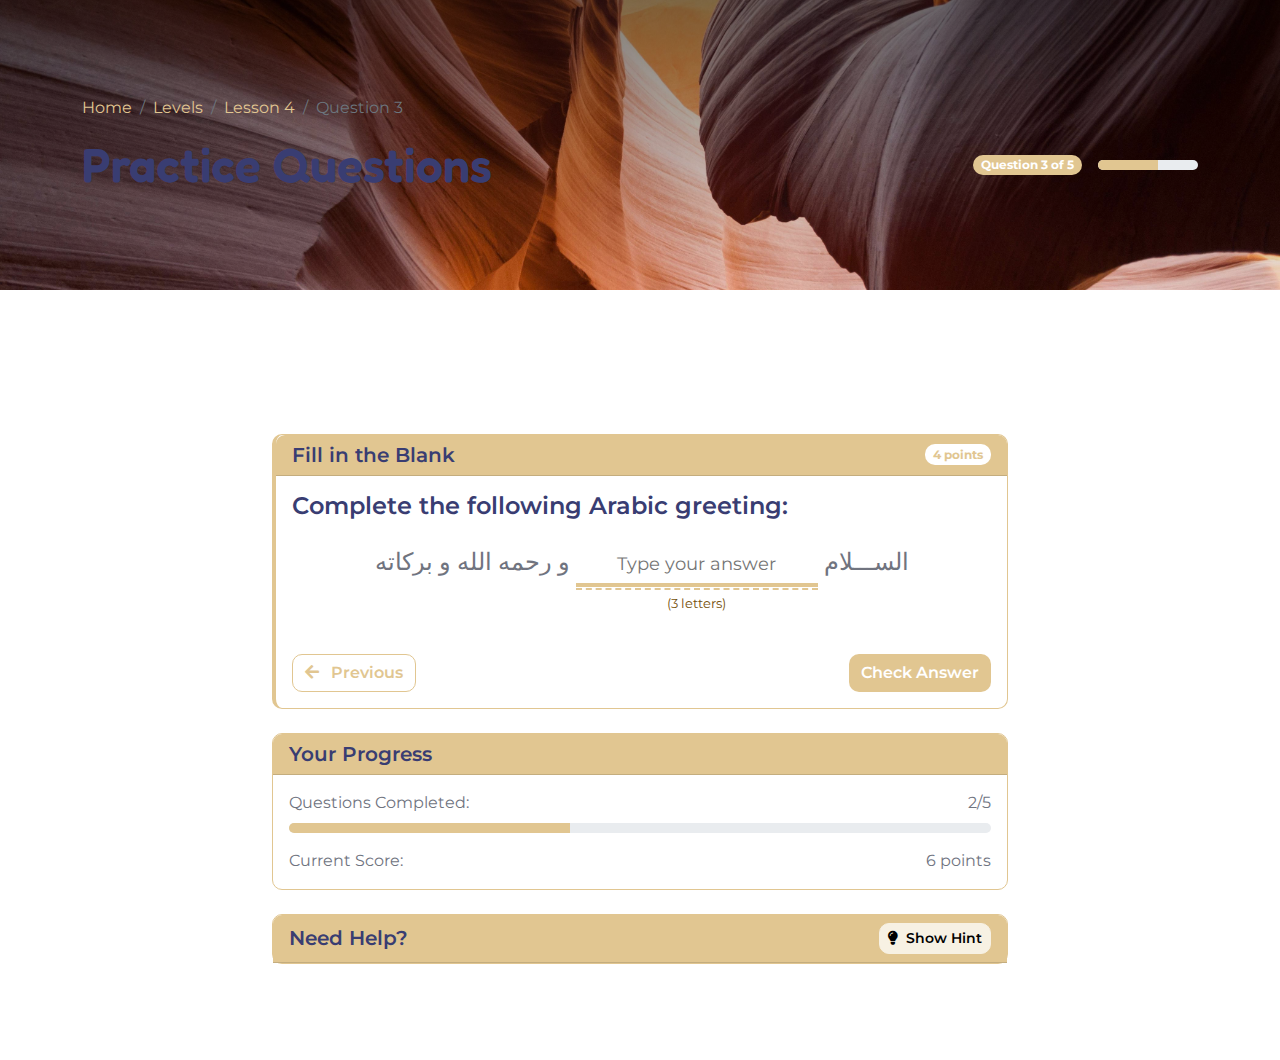
<file: continue.html>
<!DOCTYPE html>
<html lang="en">

<head>
    <meta charset="utf-8">
    <title>Horof - Fill in the Blank</title>
    <!-- All the same head content as previous pages -->
    <meta content="width=device-width, initial-scale=1.0" name="viewport">
    <meta content="" name="keywords">
    <meta content="" name="description">

    <!-- Google Web Fonts -->
    <link rel="preconnect" href="https://fonts.googleapis.com">
    <link rel="preconnect" href="https://fonts.gstatic.com" crossorigin>
    <link href="https://fonts.googleapis.com/css2?family=Fredoka:wght@600;700&family=Montserrat:wght@200;400;600&display=swap" rel="stylesheet"> 

    <!-- Icon Font Stylesheet -->
    <link rel="stylesheet" href="https://use.fontawesome.com/releases/v5.15.4/css/all.css"/>
    <link href="https://cdn.jsdelivr.net/npm/bootstrap-icons@1.4.1/font/bootstrap-icons.css" rel="stylesheet">

    <!-- Libraries Stylesheet -->
    <link href="lib/animate/animate.min.css" rel="stylesheet">
    <link href="lib/lightbox/css/lightbox.min.css" rel="stylesheet">
    <link href="lib/owlcarousel/assets/owl.carousel.min.css" rel="stylesheet">

    <!-- Customized Bootstrap Stylesheet -->
    <link href="css/bootstrap.min.css" rel="stylesheet">

    <!-- Template Stylesheet -->
    <link href="css/style.css" rel="stylesheet">
    
    <style>
        .question-card {
            border-left: 4px solid var(--bs-primary);
            transition: all 0.3s;
        }
        .blank-space {
            border-bottom: 2px dashed var(--bs-primary);
            display: inline-block;
            min-width: 150px;
            position: relative;
            padding-bottom: 3px;
        }
        .blank-input {
            border: none;
            border-bottom: 2px solid var(--bs-primary);
            background: transparent;
            width: 100%;
            text-align: center;
            font-size: 1.1rem;
            padding: 5px 0;
        }
        .blank-input:focus {
            outline: none;
            border-bottom-color: var(--bs-primary);
            box-shadow: 0 2px 0 0 var(--bs-primary);
        }
        .answer-feedback {
            opacity: 0;
            max-height: 0;
            overflow: hidden;
            transition: all 0.3s ease;
        }
        .answer-feedback.show {
            opacity: 1;
            max-height: 200px;
        }
        .feedback-correct {
            border-left: 4px solid var(--bs-success);
        }
        .feedback-incorrect {
            border-left: 4px solid var(--bs-danger);
        }
        .character-hint {
            position: absolute;
            bottom: -25px;
            left: 0;
            right: 0;
            text-align: center;
            font-size: 0.8rem;
            color: var(--bs-secondary);
        }
    </style>
</head>

<body>
    <!-- Spinner and Navbar (same as previous pages) -->

    <!-- Question Header -->
    <div class="container-fluid py-5 mb-5 page-header bg-light wow fadeIn" data-wow-delay="0.1s">
        <div class="container py-5">
            <div class="row">
                <div class="col-12">
                    <nav aria-label="breadcrumb">
                        <ol class="breadcrumb mb-0">
                            <li class="breadcrumb-item"><a href="index.html">Home</a></li>
                            <li class="breadcrumb-item"><a href="levels.html">Levels</a></li>
                            <li class="breadcrumb-item"><a href="lesson.html">Lesson 4</a></li>
                            <li class="breadcrumb-item active" aria-current="page">Question 3</li>
                        </ol>
                    </nav>
                    <div class="d-flex align-items-center justify-content-between mt-3">
                        <h1 class="display-5 text-dark mb-0 animated slideInDown">Practice Questions</h1>
                        <div class="d-flex align-items-center">
                            <span class="badge bg-primary rounded-pill me-3">Question 3 of 5</span>
                            <div class="progress" style="width: 100px; height: 10px;">
                                <div class="progress-bar bg-primary" role="progressbar" style="width: 60%;"></div>
                            </div>
                        </div>
                    </div>
                </div>
            </div>
        </div>
    </div>

    <!-- Question Content -->
    <div class="container-fluid py-5">
        <div class="container py-5">
            <div class="row justify-content-center">
                <div class="col-lg-8 wow fadeIn" data-wow-delay="0.3s">
                    <!-- Question Card -->
                    <div class="question-card card border-primary mb-4">
                        <div class="card-header bg-primary text-white d-flex justify-content-between align-items-center">
                            <h5 class="mb-0">Fill in the Blank</h5>
                            <span class="badge bg-white text-primary">4 points</span>
                        </div>
                        <div class="card-body">
                            <h4 class="mb-4">Complete the following Arabic greeting:</h4>
                            
                            <!-- Question Text with Blank -->
                            <div class="text-center mb-5" style="font-size: 1.5rem;">
                                <span>الســـلام </span>
                                <span class="blank-space">
                                    <input type="text" class="blank-input" id="userAnswer" placeholder="Type your answer">
                                    <div class="character-hint">(3 letters)</div>
                                </span>
                                <span>و رحمه الله و بركاته</span>
                            </div>
                            
                            <!-- Answer Feedback -->
                            <div id="feedback" class="answer-feedback">
                                <div class="alert feedback-correct alert-success d-flex align-items-center">
                                    <i class="fas fa-check-circle fa-2x me-3"></i>
                                    <div>
                                        <h5 class="alert-heading">Correct Answer!</h5>
                                        <p class="mb-0">The complete greeting is "السلام عليكم" (Peace be upon you).</p>
                                    </div>
                                </div>
                                <div class="alert feedback-incorrect alert-danger d-flex align-items-center">
                                    <i class="fas fa-times-circle fa-2x me-3"></i>
                                    <div>
                                        <h5 class="alert-heading">Incorrect Answer</h5>
                                        <p class="mb-0">The correct answer is "عليكم". The complete greeting is "السلام عليكم" (Peace be upon you).</p>
                                    </div>
                                </div>
                            </div>
                            
                            <!-- Navigation Buttons -->
                            <div class="d-flex justify-content-between pt-3">
                                <button class="btn btn-outline-primary" onclick="previousQuestion()">
                                    <i class="fas fa-arrow-left me-2"></i> Previous
                                </button>
                                <button id="submitBtn" class="btn btn-primary" onclick="checkAnswer()">
                                    Check Answer
                                </button>
                                <button id="nextBtn" class="btn btn-primary d-none" onclick="nextQuestion()">
                                    Next Question <i class="fas fa-arrow-right ms-2"></i>
                                </button>
                            </div>
                        </div>
                    </div>
                    
                    <!-- Lesson Progress -->
                    <div class="card border-primary">
                        <div class="card-header bg-primary text-white">
                            <h5 class="mb-0">Your Progress</h5>
                        </div>
                        <div class="card-body">
                            <div class="d-flex justify-content-between mb-2">
                                <span>Questions Completed:</span>
                                <span>2/5</span>
                            </div>
                            <div class="progress mb-3" style="height: 10px;">
                                <div class="progress-bar bg-primary" role="progressbar" style="width: 40%;"></div>
                            </div>
                            <div class="d-flex justify-content-between">
                                <span>Current Score:</span>
                                <span>6 points</span>
                            </div>
                        </div>
                    </div>
                    
                    <!-- Hint Section -->
                    <div class="card border-primary mt-4">
                        <div class="card-header bg-primary text-white d-flex justify-content-between align-items-center">
                            <h5 class="mb-0">Need Help?</h5>
                            <button class="btn btn-sm btn-light" onclick="toggleHint()">
                                <i class="fas fa-lightbulb me-1"></i> Show Hint
                            </button>
                        </div>
                        <div id="hintContent" class="card-body d-none">
                            <p>This is a common Arabic greeting used when meeting someone. It literally means "Peace be upon you".</p>
                            <p class="mb-0">The missing word starts with the letter "ع" (ayn).</p>
                        </div>
                    </div>
                </div>
            </div>
        </div>
    </div>

    <!-- Footer (same as previous pages) -->

    <script>
        const correctAnswer = "عليكم"; // The correct answer for this question
        
        function checkAnswer() {
            const userAnswer = document.getElementById('userAnswer').value.trim();
            const feedback = document.getElementById('feedback');
            
            // Show feedback
            feedback.classList.add('show');
            
            if (userAnswer.toLowerCase() === correctAnswer.toLowerCase()) {
                // Correct answer
                feedback.querySelector('.feedback-correct').classList.remove('d-none');
                feedback.querySelector('.feedback-incorrect').classList.add('d-none');
            } else {
                // Incorrect answer
                feedback.querySelector('.feedback-correct').classList.add('d-none');
                feedback.querySelector('.feedback-incorrect').classList.remove('d-none');
            }
            
            // Disable input and submit button
            document.getElementById('userAnswer').readOnly = true;
            document.getElementById('submitBtn').classList.add('d-none');
            document.getElementById('nextBtn').classList.remove('d-none');
        }
        
        function toggleHint() {
            const hintContent = document.getElementById('hintContent');
            hintContent.classList.toggle('d-none');
        }
        
        function previousQuestion() {
            // In a real implementation, this would load the previous question
            alert('Loading previous question...');
        }
        
        function nextQuestion() {
            // In a real implementation, this would load the next question
            window.location.href = "voice.html";
        }
        
        // Auto-focus the input field when page loads
        document.addEventListener('DOMContentLoaded', function() {
            document.getElementById('userAnswer').focus();
        });
    </script>
</body>
</html>
</file>
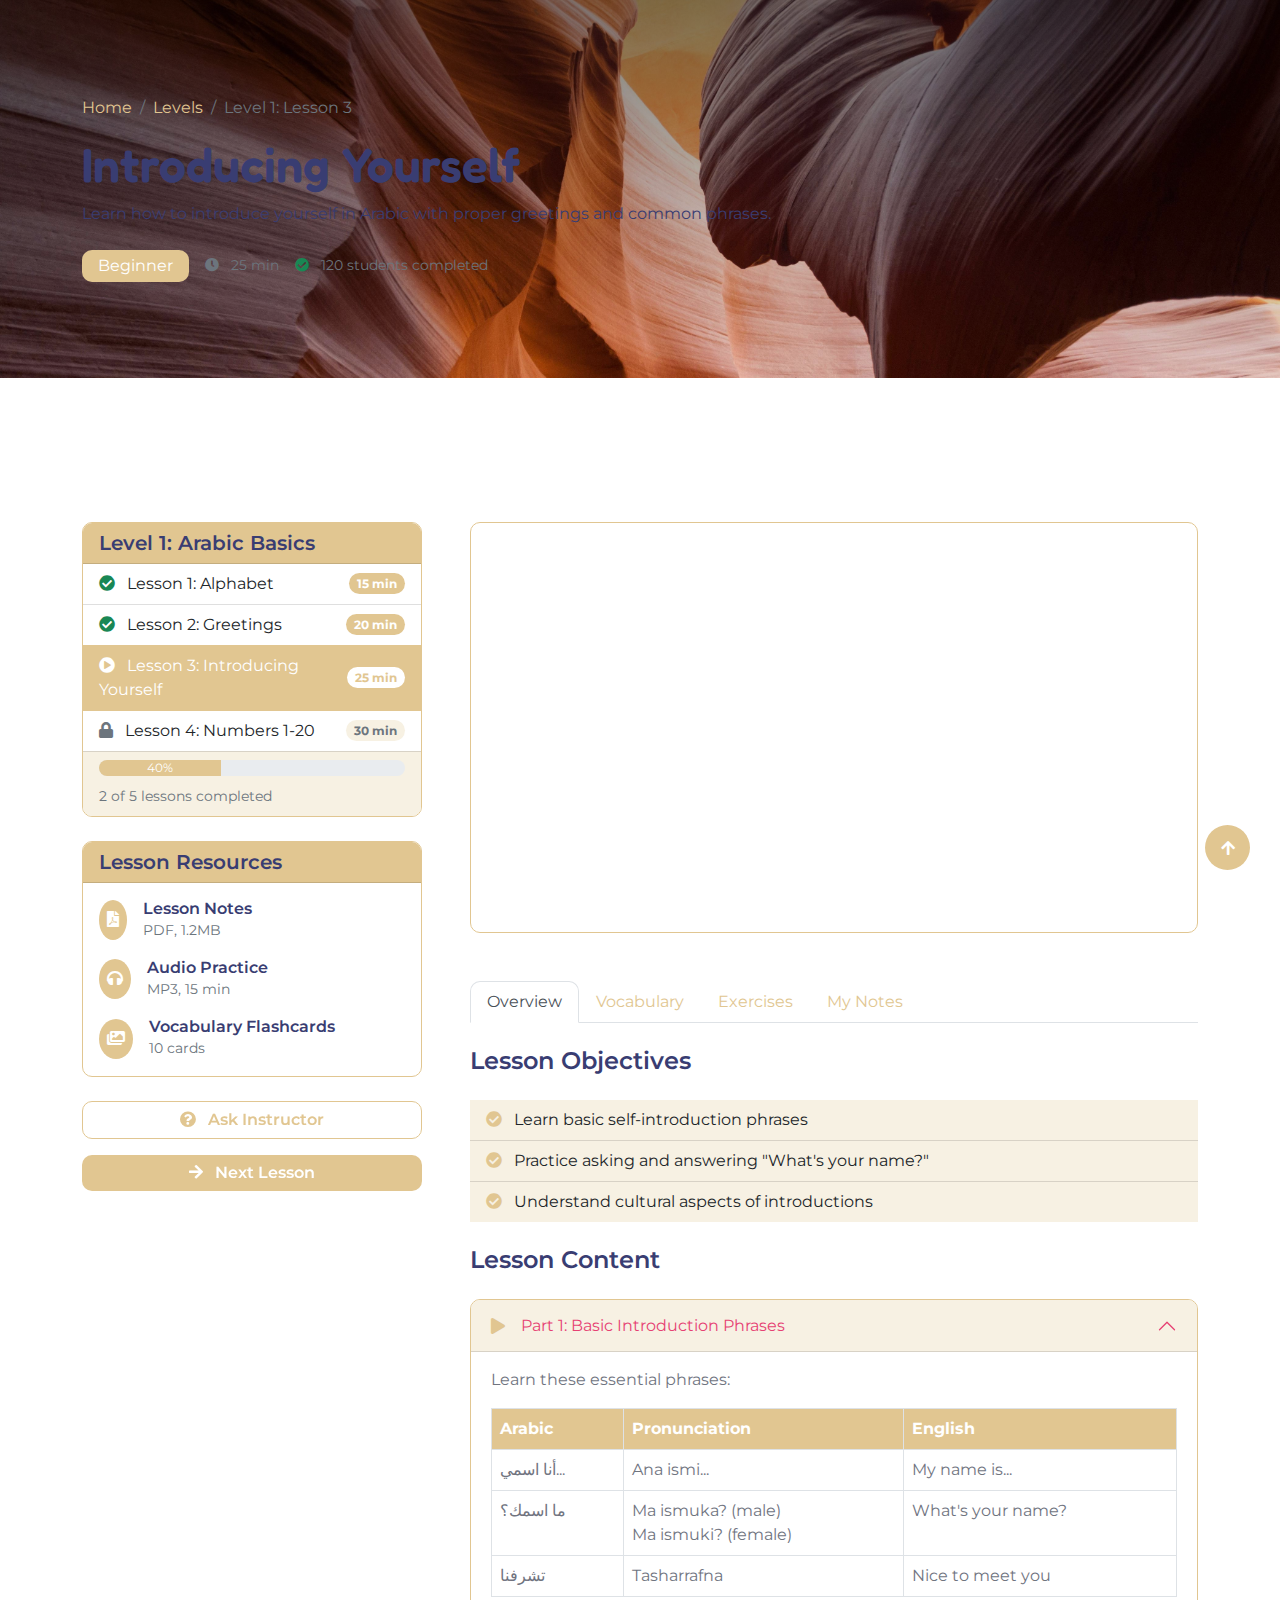
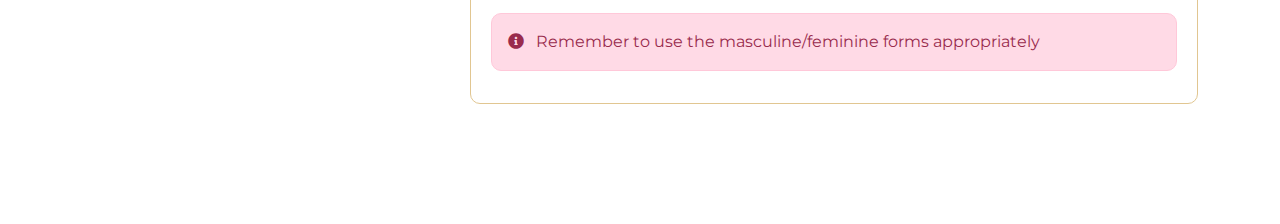
<file: lesson.html>
<!DOCTYPE html>
<html lang="en">

<head>
    <meta charset="utf-8">
    <title>Horof - Arabic Lessons</title>
    <meta content="width=device-width, initial-scale=1.0" name="viewport">
    <meta content="" name="keywords">
    <meta content="" name="description">

    <!-- Google Web Fonts -->
    <link rel="preconnect" href="https://fonts.googleapis.com">
    <link rel="preconnect" href="https://fonts.gstatic.com" crossorigin>
    <link href="https://fonts.googleapis.com/css2?family=Fredoka:wght@600;700&family=Montserrat:wght@200;400;600&display=swap" rel="stylesheet"> 

    <!-- Icon Font Stylesheet -->
    <link rel="stylesheet" href="https://use.fontawesome.com/releases/v5.15.4/css/all.css"/>
    <link href="https://cdn.jsdelivr.net/npm/bootstrap-icons@1.4.1/font/bootstrap-icons.css" rel="stylesheet">

    <!-- Libraries Stylesheet -->
    <link href="lib/animate/animate.min.css" rel="stylesheet">
    <link href="lib/lightbox/css/lightbox.min.css" rel="stylesheet">
    <link href="lib/owlcarousel/assets/owl.carousel.min.css" rel="stylesheet">

    <!-- Customized Bootstrap Stylesheet -->
    <link href="css/bootstrap.min.css" rel="stylesheet">

    <!-- Template Stylesheet -->
    <link href="css/style.css" rel="stylesheet">

    <style>
        .lesson-sidebar {
            position: sticky;
            top: 100px;
        }
        .video-container {
            position: relative;
            padding-bottom: 56.25%;
            height: 0;
            overflow: hidden;
        }
        .video-container iframe {
            position: absolute;
            top: 0;
            left: 0;
            width: 100%;
            height: 100%;
        }
        .lesson-tab {
            transition: all 0.3s;
        }
        .lesson-tab:hover {
            transform: translateX(5px);
        }
        .exercise-card {
            border-left: 4px solid var(--bs-primary);
        }
    </style>
</head>

<body>
    <!-- Spinner Start -->
    <div id="spinner" class="show w-100 vh-100 bg-white position-fixed translate-middle top-50 start-50  d-flex align-items-center justify-content-center">
        <div class="spinner-grow text-primary" role="status"></div>
    </div>
    <!-- Spinner End -->

    <!-- Navbar Start -->
    <!-- (Same navbar as previous pages) -->
    <!-- Navbar End -->

    <!-- Lesson Header Start -->
    <div class="container-fluid py-5 mb-5 page-header bg-light wow fadeIn" data-wow-delay="0.1s">
        <div class="container py-5">
            <div class="row">
                <div class="col-12">
                    <nav aria-label="breadcrumb">
                        <ol class="breadcrumb mb-0">
                            <li class="breadcrumb-item"><a href="index.html">Home</a></li>
                            <li class="breadcrumb-item"><a href="levels.html">Levels</a></li>
                            <li class="breadcrumb-item active" aria-current="page">Level 1: Lesson 3</li>
                        </ol>
                    </nav>
                    <h1 class="display-5 text-dark mt-3 animated slideInDown">Introducing Yourself</h1>
                    <p class="text-dark mb-4">Learn how to introduce yourself in Arabic with proper greetings and common phrases.</p>
                    <div class="d-flex align-items-center">
                        <span class="bg-primary text-white px-3 py-1 rounded me-3">Beginner</span>
                        <small class="text-muted me-3"><i class="fas fa-clock me-2"></i> 25 min</small>
                        <small class="text-muted"><i class="fas fa-check-circle me-2 text-success"></i> 120 students completed</small>
                    </div>
                </div>
            </div>
        </div>
    </div>
    <!-- Lesson Header End -->

    <!-- Lesson Content Start -->
    <div class="container-fluid py-5">
        <div class="container py-5">
            <div class="row g-5">
                <!-- Lesson Sidebar -->
                <div class="col-lg-4 col-md-5 wow fadeIn" data-wow-delay="0.1s">
                    <div class="lesson-sidebar">
                        <div class="card border-primary mb-4">
                            <div class="card-header bg-primary text-white">
                                <h5 class="mb-0">Level 1: Arabic Basics</h5>
                            </div>
                            <div class="card-body p-0">
                                <div class="list-group list-group-flush">
                                    <a href="#" class="list-group-item list-group-item-action d-flex justify-content-between align-items-center">
                                        <span><i class="fas fa-check-circle text-success me-2"></i> Lesson 1: Alphabet</span>
                                        <span class="badge bg-primary rounded-pill">15 min</span>
                                    </a>
                                    <a href="#" class="list-group-item list-group-item-action d-flex justify-content-between align-items-center">
                                        <span><i class="fas fa-check-circle text-success me-2"></i> Lesson 2: Greetings</span>
                                        <span class="badge bg-primary rounded-pill">20 min</span>
                                    </a>
                                    <a href="#" class="list-group-item list-group-item-action active d-flex justify-content-between align-items-center bg-primary text-white">
                                        <span><i class="fas fa-play-circle me-2"></i> Lesson 3: Introducing Yourself</span>
                                        <span class="badge bg-white text-primary rounded-pill">25 min</span>
                                    </a>
                                    <a href="#" class="list-group-item list-group-item-action d-flex justify-content-between align-items-center">
                                        <span><i class="fas fa-lock text-muted me-2"></i> Lesson 4: Numbers 1-20</span>
                                        <span class="badge bg-light text-muted rounded-pill">30 min</span>
                                    </a>
                                    <!-- More lessons... -->
                                </div>
                            </div>
                            <div class="card-footer bg-light">
                                <div class="progress mb-2">
                                    <div class="progress-bar bg-primary" role="progressbar" style="width: 40%;" aria-valuenow="40" aria-valuemin="0" aria-valuemax="100">40%</div>
                                </div>
                                <small class="text-muted">2 of 5 lessons completed</small>
                            </div>
                        </div>

                        <div class="card border-primary mb-4">
                            <div class="card-header bg-primary text-white">
                                <h5 class="mb-0">Lesson Resources</h5>
                            </div>
                            <div class="card-body">
                                <a href="#" class="d-flex align-items-center mb-3 lesson-tab">
                                    <div class="bg-primary text-white rounded-circle p-2 me-3">
                                        <i class="fas fa-file-pdf"></i>
                                    </div>
                                    <div>
                                        <h6 class="mb-0">Lesson Notes</h6>
                                        <small class="text-muted">PDF, 1.2MB</small>
                                    </div>
                                </a>
                                <a href="#" class="d-flex align-items-center mb-3 lesson-tab">
                                    <div class="bg-primary text-white rounded-circle p-2 me-3">
                                        <i class="fas fa-headphones"></i>
                                    </div>
                                    <div>
                                        <h6 class="mb-0">Audio Practice</h6>
                                        <small class="text-muted">MP3, 15 min</small>
                                    </div>
                                </a>
                                <a href="#" class="d-flex align-items-center lesson-tab">
                                    <div class="bg-primary text-white rounded-circle p-2 me-3">
                                        <i class="fas fa-images"></i>
                                    </div>
                                    <div>
                                        <h6 class="mb-0">Vocabulary Flashcards</h6>
                                        <small class="text-muted">10 cards</small>
                                    </div>
                                </a>
                            </div>
                        </div>

                        <div class="text-center">
                            <a href="#" class="btn btn-outline-primary w-100 mb-3">
                                <i class="fas fa-question-circle me-2"></i> Ask Instructor
                            </a>
                            <a href="#" class="btn btn-primary w-100">
                                <i class="fas fa-arrow-right me-2"></i> Next Lesson
                            </a>
                        </div>
                    </div>
                </div>

                <!-- Main Lesson Content -->
                <div class="col-lg-8 col-md-7 wow fadeIn" data-wow-delay="0.3s">
                    <!-- Video Player -->
                    <div class="video-container mb-5 border border-primary rounded overflow-hidden">
                        <!-- Replace with your actual video embed code -->
                        <iframe src="https://www.youtube.com/embed/example" frameborder="0" allowfullscreen></iframe>
                    </div>

                    <!-- Lesson Tabs -->
                    <ul class="nav nav-tabs mb-4" id="lessonTabs" role="tablist">
                        <li class="nav-item" role="presentation">
                            <button class="nav-link active" id="overview-tab" data-bs-toggle="tab" data-bs-target="#overview" type="button" role="tab">Overview</button>
                        </li>
                        <li class="nav-item" role="presentation">
                            <button class="nav-link" id="vocabulary-tab" data-bs-toggle="tab" data-bs-target="#vocabulary" type="button" role="tab">Vocabulary</button>
                        </li>
                        <li class="nav-item" role="presentation">
                            <button class="nav-link" id="exercises-tab" data-bs-toggle="tab" data-bs-target="#exercises" type="button" role="tab">Exercises</button>
                        </li>
                        <li class="nav-item" role="presentation">
                            <button class="nav-link" id="notes-tab" data-bs-toggle="tab" data-bs-target="#notes" type="button" role="tab">My Notes</button>
                        </li>
                    </ul>

                    <div class="tab-content" id="lessonTabContent">
                        <!-- Overview Tab -->
                        <div class="tab-pane fade show active" id="overview" role="tabpanel">
                            <h4 class="mb-4">Lesson Objectives</h4>
                            <ul class="list-group list-group-flush mb-4">
                                <li class="list-group-item bg-light"><i class="fas fa-check-circle text-primary me-2"></i> Learn basic self-introduction phrases</li>
                                <li class="list-group-item bg-light"><i class="fas fa-check-circle text-primary me-2"></i> Practice asking and answering "What's your name?"</li>
                                <li class="list-group-item bg-light"><i class="fas fa-check-circle text-primary me-2"></i> Understand cultural aspects of introductions</li>
                            </ul>

                            <h4 class="mb-4">Lesson Content</h4>
                            <div class="accordion mb-4" id="lessonAccordion">
                                <div class="accordion-item border-primary mb-3">
                                    <h2 class="accordion-header">
                                        <button class="accordion-button bg-light" type="button" data-bs-toggle="collapse" data-bs-target="#section1">
                                            <i class="fas fa-play text-primary me-3"></i> Part 1: Basic Introduction Phrases
                                        </button>
                                    </h2>
                                    <div id="section1" class="accordion-collapse collapse show">
                                        <div class="accordion-body">
                                            <p>Learn these essential phrases:</p>
                                            <table class="table table-bordered">
                                                <thead class="bg-primary text-white">
                                                    <tr>
                                                        <th>Arabic</th>
                                                        <th>Pronunciation</th>
                                                        <th>English</th>
                                                    </tr>
                                                </thead>
                                                <tbody>
                                                    <tr>
                                                        <td>أنا اسمي...</td>
                                                        <td>Ana ismi...</td>
                                                        <td>My name is...</td>
                                                    </tr>
                                                    <tr>
                                                        <td>ما اسمك؟</td>
                                                        <td>Ma ismuka? (male)<br>Ma ismuki? (female)</td>
                                                        <td>What's your name?</td>
                                                    </tr>
                                                    <tr>
                                                        <td>تشرفنا</td>
                                                        <td>Tasharrafna</td>
                                                        <td>Nice to meet you</td>
                                                    </tr>
                                                </tbody>
                                            </table>
                                            <div class="alert alert-primary">
                                                <i class="fas fa-info-circle me-2"></i> Remember to use the masculine/feminine forms appropriately
                                            </div>
                                        </div>
                                    </div>
                                </div>
                                <!-- More sections would follow the same pattern -->
                            </div>
                        </div>

                        <!-- Vocabulary Tab -->
                        <div class="tab-pane fade" id="vocabulary" role="tabpanel">
                            <div class="row">
                                <div class="col-md-6 mb-4">
                                    <div class="card h-100 border-primary">
                                        <div class="card-header bg-primary text-white">
                                            <h5 class="mb-0">New Words</h5>
                                        </div>
                                        <div class="card-body">
                                            <div class="d-flex justify-content-between border-bottom pb-2 mb-2">
                                                <span class="fw-bold">اسم</span>
                                                <span>Name</span>
                                            </div>
                                            <div class="d-flex justify-content-between border-bottom pb-2 mb-2">
                                                <span class="fw-bold">سعيد</span>
                                                <span>Happy</span>
                                            </div>
                                            <!-- More vocabulary words -->
                                        </div>
                                    </div>
                                </div>
                                <div class="col-md-6 mb-4">
                                    <div class="card h-100 border-primary">
                                        <div class="card-header bg-primary text-white">
                                            <h5 class="mb-0">Practice Pronunciation</h5>
                                        </div>
                                        <div class="card-body">
                                            <div class="text-center mb-3">
                                                <button class="btn btn-primary btn-lg rounded-circle p-4 mb-2">
                                                    <i class="fas fa-microphone fa-2x"></i>
                                                </button>
                                                <p>Click and speak to practice</p>
                                            </div>
                                            <div class="progress mb-3">
                                                <div class="progress-bar bg-success" role="progressbar" style="width: 75%">75% Accuracy</div>
                                            </div>
                                            <button class="btn btn-outline-primary w-100">
                                                <i class="fas fa-redo me-2"></i> Try Again
                                            </button>
                                        </div>
                                    </div>
                                </div>
                            </div>
                        </div>

                        <!-- Exercises Tab -->
                        <div class="tab-pane fade" id="exercises" role="tabpanel">
                            <div class="exercise-card bg-light p-4 mb-4 rounded">
                                <h5 class="d-flex align-items-center mb-4">
                                    <span class="badge bg-primary me-3">1</span>
                                    Matching Exercise
                                </h5>
                                <p>Match the Arabic phrases with their English meanings:</p>
                                
                                <div class="row g-3 mb-4">
                                    <div class="col-md-6">
                                        <div class="card p-3 border-primary">
                                            <div class="form-check">
                                                <input class="form-check-input" type="radio" name="q1" id="q1a">
                                                <label class="form-check-label" for="q1a">
                                                    ما اسمك؟
                                                </label>
                                            </div>
                                        </div>
                                    </div>
                                    <div class="col-md-6">
                                        <div class="card p-3 border-primary">
                                            <div class="form-check">
                                                <input class="form-check-input" type="radio" name="q1" id="q1b">
                                                <label class="form-check-label" for="q1b">
                                                    My name is...
                                                </label>
                                            </div>
                                        </div>
                                    </div>
                                    <!-- More questions -->
                                </div>
                                
                                <button class="btn btn-primary">Check Answers</button>
                            </div>

                            <div class="exercise-card bg-light p-4 rounded">
                                <h5 class="d-flex align-items-center mb-4">
                                    <span class="badge bg-primary me-3">2</span>
                                    Fill in the Blank
                                </h5>
                                <p>Complete the dialogue with the correct Arabic phrases:</p>
                                
                                <div class="card p-4 mb-3 border-primary">
                                    <p>Person A: <input type="text" class="form-control d-inline-block w-auto" placeholder="(What's your name?)"></p>
                                    <p>Person B: <input type="text" class="form-control d-inline-block w-auto" placeholder="(My name is...)"></p>
                                </div>
                                
                                <button class="btn btn-primary me-2">Submit</button>
                                <button class="btn btn-outline-primary">Show Hint</button>
                            </div>
                        </div>

                        <!-- Notes Tab -->
                        <div class="tab-pane fade" id="notes" role="tabpanel">
                            <div class="card border-primary mb-4">
                                <div class="card-header bg-primary text-white d-flex justify-content-between align-items-center">
                                    <h5 class="mb-0">My Lesson Notes</h5>
                                    <button class="btn btn-sm btn-light">
                                        <i class="fas fa-save me-1"></i> Save
                                    </button>
                                </div>
                                <div class="card-body">
                                    <textarea class="form-control" rows="10" placeholder="Write your notes here..."></textarea>
                                </div>
                            </div>
                            
                            <div class="card border-primary">
                                <div class="card-header bg-primary text-white">
                                    <h5 class="mb-0">Saved Notes</h5>
                                </div>
                                <div class="card-body">
                                    <div class="d-flex border-bottom pb-3 mb-3">
                                        <div class="flex-shrink-0">
                                            <i class="fas fa-sticky-note text-primary fa-2x me-3"></i>
                                        </div>
                                        <div>
                                            <h6>Cultural Note</h6>
                                            <small class="text-muted">Added 2 days ago</small>
                                            <p class="mb-0">In Arab culture, it's common to exchange pleasantries before getting to the main conversation.</p>
                                        </div>
                                    </div>
                                    <!-- More saved notes -->
                                </div>
                            </div>
                        </div>
                    </div>
                </div>
            </div>
        </div>
    </div>
    <!-- Lesson Content End -->

    <!-- Footer Start -->
    <!-- (Same footer as previous pages) -->
    <!-- Footer End -->

    <!-- Back to Top -->
    <a href="#" class="btn btn-primary border-3 border-primary rounded-circle back-to-top"><i class="fa fa-arrow-up"></i></a>   

    <!-- JavaScript Libraries -->
    <script src="https://ajax.googleapis.com/ajax/libs/jquery/3.6.4/jquery.min.js"></script>
    <script src="https://cdn.jsdelivr.net/npm/bootstrap@5.0.0/dist/js/bootstrap.bundle.min.js"></script>
    <script src="lib/wow/wow.min.js"></script>
    <script src="lib/easing/easing.min.js"></script>
    <script src="lib/waypoints/waypoints.min.js"></script>
    <script src="lib/lightbox/js/lightbox.min.js"></script>
    <script src="lib/owlcarousel/owl.carousel.min.js"></script>

    <!-- Template Javascript -->
    <script src="js/main.js"></script>
</body>
</html>
</file>
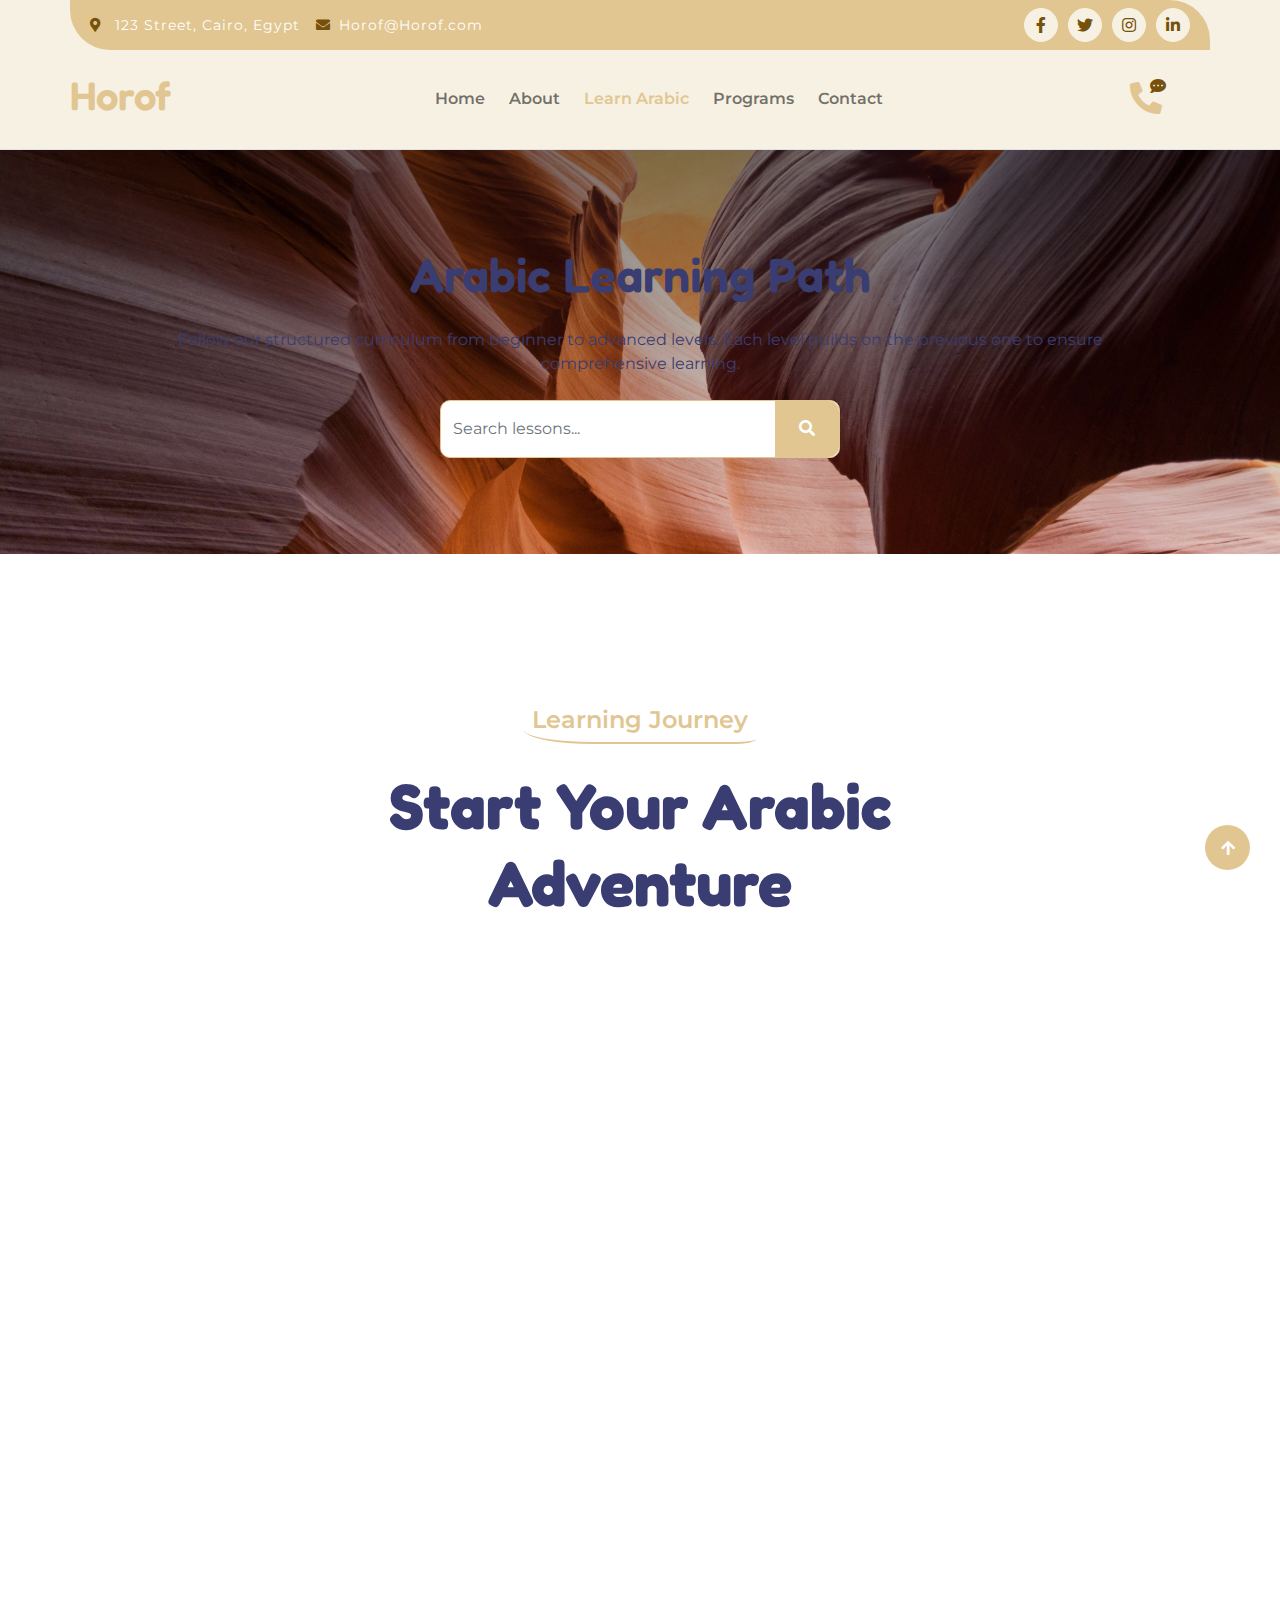
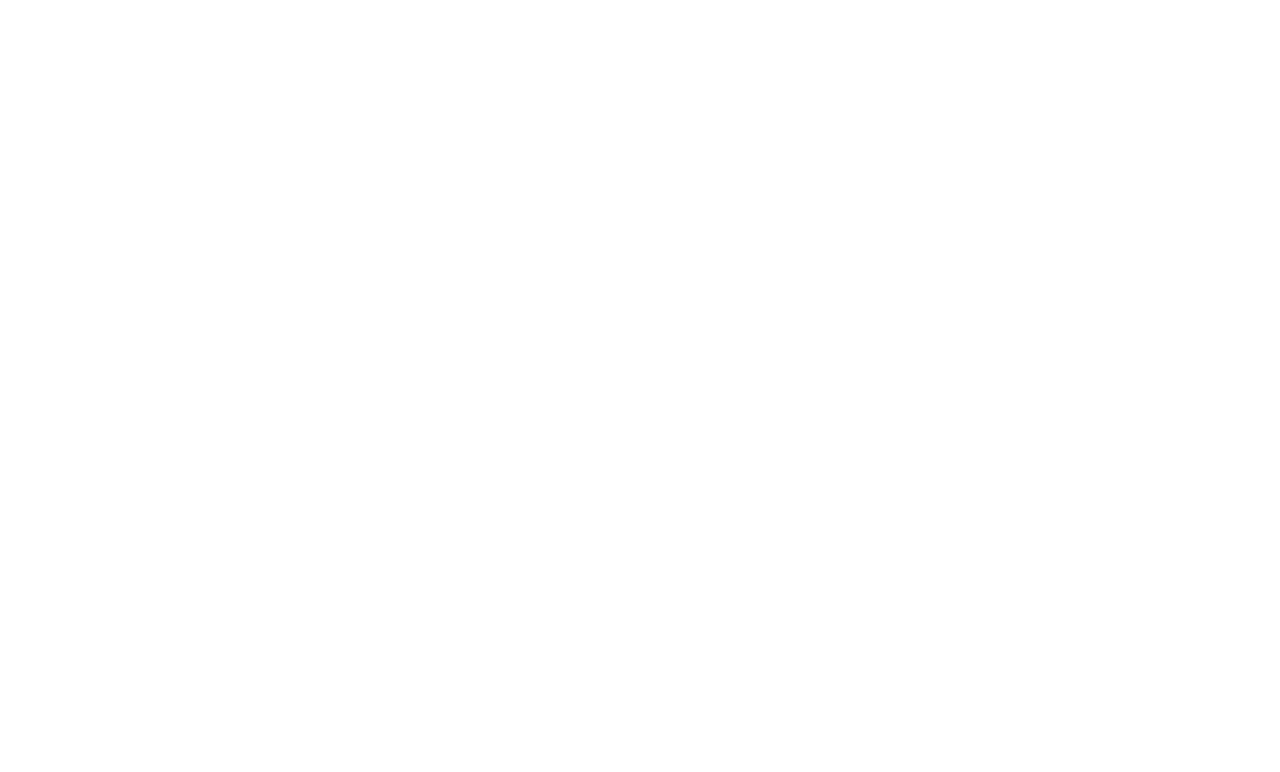
<file: levels.html>
<!DOCTYPE html>
<html lang="en">

<head>
    <meta charset="utf-8">
    <title>Horof - Arabic Learning Levels</title>
    <meta content="width=device-width, initial-scale=1.0" name="viewport">
    <meta content="" name="keywords">
    <meta content="" name="description">

    <!-- Google Web Fonts -->
    <link rel="preconnect" href="https://fonts.googleapis.com">
    <link rel="preconnect" href="https://fonts.gstatic.com" crossorigin>
    <link href="https://fonts.googleapis.com/css2?family=Fredoka:wght@600;700&family=Montserrat:wght@200;400;600&display=swap" rel="stylesheet"> 

    <!-- Icon Font Stylesheet -->
    <link rel="stylesheet" href="https://use.fontawesome.com/releases/v5.15.4/css/all.css"/>
    <link href="https://cdn.jsdelivr.net/npm/bootstrap-icons@1.4.1/font/bootstrap-icons.css" rel="stylesheet">

    <!-- Libraries Stylesheet -->
    <link href="lib/animate/animate.min.css" rel="stylesheet">
    <link href="lib/lightbox/css/lightbox.min.css" rel="stylesheet">
    <link href="lib/owlcarousel/assets/owl.carousel.min.css" rel="stylesheet">

    <!-- Customized Bootstrap Stylesheet -->
    <link href="css/bootstrap.min.css" rel="stylesheet">

    <!-- Template Stylesheet -->
    <link href="css/style.css" rel="stylesheet">
</head>

<body>
    <!-- Spinner Start -->
    <div id="spinner" class="show w-100 vh-100 bg-white position-fixed translate-middle top-50 start-50  d-flex align-items-center justify-content-center">
        <div class="spinner-grow text-primary" role="status"></div>
    </div>
    <!-- Spinner End -->

    <!-- Navbar Start -->
    <div class="container-fluid border-bottom bg-light wow fadeIn" data-wow-delay="0.1s">
        <div class="container topbar bg-primary d-none d-lg-block py-2" style="border-radius: 0 40px">
            <div class="d-flex justify-content-between">
                <div class="top-info ps-2">
                    <small class="me-3"><i class="fas fa-map-marker-alt me-2 text-secondary"></i> <a href="#" class="text-white">123 Street, Cairo, Egypt</a></small>
                    <small class="me-3"><i class="fas fa-envelope me-2 text-secondary"></i><a href="#" class="text-white">Horof@Horof.com</a></small>
                </div>
                <div class="top-link pe-2">
                    <a href="" class="btn btn-light btn-sm-square rounded-circle"><i class="fab fa-facebook-f text-secondary"></i></a>
                    <a href="" class="btn btn-light btn-sm-square rounded-circle"><i class="fab fa-twitter text-secondary"></i></a>
                    <a href="" class="btn btn-light btn-sm-square rounded-circle"><i class="fab fa-instagram text-secondary"></i></a>
                    <a href="" class="btn btn-light btn-sm-square rounded-circle me-0"><i class="fab fa-linkedin-in text-secondary"></i></a>
                </div>
            </div>
        </div>
        <div class="container px-0">
            <nav class="navbar navbar-light navbar-expand-xl py-3">
                <a href="index.html" class="navbar-brand"><h1 class="text-primary display-6">Horof</h1></a>
                <button class="navbar-toggler py-2 px-3" type="button" data-bs-toggle="collapse" data-bs-target="#navbarCollapse">
                    <span class="fa fa-bars text-primary"></span>
                </button>
                <div class="collapse navbar-collapse" id="navbarCollapse">
                    <div class="navbar-nav mx-auto">
                        <a href="index.html" class="nav-item nav-link">Home</a>
                        <a href="about.html" class="nav-item nav-link">About</a>
                        <a href="levels.html" class="nav-item nav-link active">Learn Arabic</a>
                        <a href="program.html" class="nav-item nav-link">Programs</a>
                        <a href="contact.html" class="nav-item nav-link">Contact</a>
                    </div>
                    <div class="d-flex me-4">
                        <div id="phone-tada" class="d-flex align-items-center justify-content-center">
                            <a href="" class="position-relative wow tada" data-wow-delay=".9s">
                                <i class="fa fa-phone-alt text-primary fa-2x me-4"></i>
                                <div class="position-absolute" style="top: -7px; left: 20px;">
                                    <span><i class="fa fa-comment-dots text-secondary"></i></span>
                                </div>
                            </a>
                        </div>
                    </div>
                </div>
            </nav>
        </div>
    </div>
    <!-- Navbar End -->

    <!-- Levels Header Start -->
    <div class="container-fluid py-5 mb-5 page-header bg-light wow fadeIn" data-wow-delay="0.1s">
        <div class="container py-5">
            <div class="row justify-content-center">
                <div class="col-lg-10 text-center">
                    <h1 class="display-5 text-dark mb-4 animated slideInDown">Arabic Learning Path</h1>
                    <p class="text-dark mb-4">Follow our structured curriculum from beginner to advanced levels. Each level builds on the previous one to ensure comprehensive learning.</p>
                    <div class="d-flex justify-content-center">
                        <div class="input-group border border-primary rounded" style="width: 400px; background: white;">
                            <input type="text" class="form-control border-0 py-3" placeholder="Search lessons...">
                            <button class="btn btn-primary px-4"><i class="fas fa-search"></i></button>
                        </div>
                    </div>
                </div>
            </div>
        </div>
    </div>
    <!-- Levels Header End -->

    <!-- Levels Section Start -->
    <div class="container-fluid py-5">
        <div class="container py-5">
            <div class="mx-auto text-center wow fadeIn" data-wow-delay="0.1s" style="max-width: 700px;">
                <h4 class="text-primary mb-4 border-bottom border-primary border-2 d-inline-block p-2 title-border-radius">Learning Journey</h4>
                <h1 class="mb-5 display-3">Start Your Arabic Adventure</h1>
            </div>

            <!-- Progress Tracker -->
            <div class="row mb-5 wow fadeIn" data-wow-delay="0.3s">
                <div class="col-12">
                    <div class="progress-tracker bg-light p-4 border border-primary rounded">
                        <h5 class="text-primary mb-3">Your Progress: <span class="text-dark">25% Completed</span></h5>
                        <div class="progress" style="height: 20px;">
                            <div class="progress-bar bg-primary progress-bar-striped progress-bar-animated" role="progressbar" style="width: 25%;" aria-valuenow="25" aria-valuemin="0" aria-valuemax="100">25%</div>
                        </div>
                        <div class="d-flex justify-content-between mt-2">
                            <small>Beginner</small>
                            <small>Intermediate</small>
                            <small>Advanced</small>
                            <small>Fluent</small>
                        </div>
                    </div>
                </div>
            </div>

            <!-- Levels Accordion -->
            <div class="row g-4">
                <!-- Level 1 -->
                <div class="col-lg-6 wow fadeIn" data-wow-delay="0.1s">
                    <div class="level-card border border-primary rounded overflow-hidden">
                        <div class="level-header bg-primary p-4 d-flex justify-content-between align-items-center">
                            <h3 class="text-white mb-0">Level 1: Arabic Basics</h3>
                            <span class="badge bg-white text-primary py-2 px-3">Beginner</span>
                        </div>
                        <div class="level-body bg-white p-4">
                            <div class="d-flex justify-content-between mb-3">
                                <small class="text-muted"><i class="fas fa-book me-2"></i> 12 Lessons</small>
                                <small class="text-muted"><i class="fas fa-clock me-2"></i> 8 Hours</small>
                                <small class="text-success"><i class="fas fa-check-circle me-2"></i> 3/12 Completed</small>
                            </div>
                            <p class="mb-4">Start with the Arabic alphabet, basic vocabulary, and simple phrases. Perfect for absolute beginners.</p>
                            
                            <div class="lessons-accordion">
                                <div class="accordion" id="level1Accordion">
                                    <!-- Lesson 1 -->
                                    <div class="accordion-item border-0 mb-2">
                                        <h2 class="accordion-header" id="headingOne">
                                            <button class="accordion-button collapsed bg-light" type="button" data-bs-toggle="collapse" data-bs-target="#lesson1" aria-expanded="false" aria-controls="lesson1">
                                                <i class="fas fa-play-circle text-primary me-3"></i> Lesson 1: Arabic Alphabet
                                                <span class="ms-auto badge bg-primary rounded-pill">15 min</span>
                                            </button>
                                        </h2>
                                        <div id="lesson1" class="accordion-collapse collapse" aria-labelledby="headingOne" data-bs-parent="#level1Accordion">
                                            <div class="accordion-body">
                                                <p>Learn the 28 letters of the Arabic alphabet with proper pronunciation.</p>
                                                <div class="d-flex justify-content-between align-items-center">
                                                    <small class="text-muted">Includes: Video, Quiz, Exercises</small>
                                                    <a href="trueOrFalse.html" class="btn btn-sm btn-primary">Start Lesson</a>
                                                </div>
                                            </div>
                                        </div>
                                    </div>
                                    
                                    <!-- Lesson 2 -->
                                    <div class="accordion-item border-0 mb-2">
                                        <h2 class="accordion-header" id="headingTwo">
                                            <button class="accordion-button collapsed bg-light" type="button" data-bs-toggle="collapse" data-bs-target="#lesson2" aria-expanded="false" aria-controls="lesson2">
                                                <i class="fas fa-check-circle text-success me-3"></i> Lesson 2: Basic Greetings
                                                <span class="ms-auto badge bg-primary rounded-pill">20 min</span>
                                            </button>
                                        </h2>
                                        <div id="lesson2" class="accordion-collapse collapse" aria-labelledby="headingTwo" data-bs-parent="#level1Accordion">
                                            <div class="accordion-body">
                                                <p>Learn common Arabic greetings and how to respond to them.</p>
                                                <div class="d-flex justify-content-between align-items-center">
                                                    <small class="text-muted">Includes: Video, Dialogue, Quiz</small>
                                                    <a href="#" class="btn btn-sm btn-success">Review</a>
                                                </div>
                                            </div>
                                        </div>
                                    </div>
                                    
                                    <!-- More lessons would follow the same pattern -->
                                </div>
                            </div>
                            
                            <div class="text-center mt-4">
                                <a href="trueOrFalse.html" class="btn btn-primary px-4">Continue Learning</a>
                            </div>
                        </div>
                    </div>
                </div>

                <!-- Level 2 -->
                <div class="col-lg-6 wow fadeIn" data-wow-delay="0.3s">
                    <div class="level-card border border-primary rounded overflow-hidden">
                        <div class="level-header bg-primary p-4 d-flex justify-content-between align-items-center">
                            <h3 class="text-white mb-0">Level 2: Everyday Arabic</h3>
                            <span class="badge bg-white text-primary py-2 px-3">Beginner+</span>
                        </div>
                        <div class="level-body bg-white p-4">
                            <div class="d-flex justify-content-between mb-3">
                                <small class="text-muted"><i class="fas fa-book me-2"></i> 15 Lessons</small>
                                <small class="text-muted"><i class="fas fa-clock me-2"></i> 10 Hours</small>
                                <small class="text-muted"><i class="fas fa-lock me-2"></i> Locked</small>
                            </div>
                            <p class="mb-4">Build on your basics with practical vocabulary for daily situations like shopping, dining, and transportation.</p>
                            
                            <div class="alert alert-info">
                                <i class="fas fa-info-circle me-2"></i> Complete Level 1 to unlock this level
                            </div>
                            
                            <div class="text-center mt-4">
                                <button class="btn btn-outline-primary px-4" disabled>Start Level</button>
                            </div>
                        </div>
                    </div>
                </div>

                <!-- Level 3 -->
                <div class="col-lg-6 wow fadeIn" data-wow-delay="0.5s">
                    <div class="level-card border border-primary rounded overflow-hidden">
                        <div class="level-header bg-primary p-4 d-flex justify-content-between align-items-center">
                            <h3 class="text-white mb-0">Level 3: Conversational Arabic</h3>
                            <span class="badge bg-white text-primary py-2 px-3">Intermediate</span>
                        </div>
                        <div class="level-body bg-white p-4">
                            <div class="d-flex justify-content-between mb-3">
                                <small class="text-muted"><i class="fas fa-book me-2"></i> 18 Lessons</small>
                                <small class="text-muted"><i class="fas fa-clock me-2"></i> 12 Hours</small>
                                <small class="text-muted"><i class="fas fa-lock me-2"></i> Locked</small>
                            </div>
                            <p class="mb-4">Develop your speaking skills with common conversations, questions, and responses.</p>
                            <div class="alert alert-info">
                                <i class="fas fa-info-circle me-2"></i> Complete Level 2 to unlock this level
                            </div>
                        </div>
                    </div>
                </div>

                <!-- Level 4 -->
                <div class="col-lg-6 wow fadeIn" data-wow-delay="0.7s">
                    <div class="level-card border border-primary rounded overflow-hidden">
                        <div class="level-header bg-primary p-4 d-flex justify-content-between align-items-center">
                            <h3 class="text-white mb-0">Level 4: Arabic Grammar</h3>
                            <span class="badge bg-white text-primary py-2 px-3">Intermediate+</span>
                        </div>
                        <div class="level-body bg-white p-4">
                            <div class="d-flex justify-content-between mb-3">
                                <small class="text-muted"><i class="fas fa-book me-2"></i> 20 Lessons</small>
                                <small class="text-muted"><i class="fas fa-clock me-2"></i> 15 Hours</small>
                                <small class="text-muted"><i class="fas fa-lock me-2"></i> Locked</small>
                            </div>
                            <p class="mb-4">Master Arabic sentence structure, verb conjugation, and grammatical rules.</p>
                            <div class="alert alert-info">
                                <i class="fas fa-info-circle me-2"></i> Complete Level 3 to unlock this level
                            </div>
                        </div>
                    </div>
                </div>
            </div>

            <!-- Completion Certificate -->
            <div class="row mt-5 wow fadeIn" data-wow-delay="0.3s">
                <div class="col-12">
                    <div class="certificate-card bg-light border border-primary rounded p-4 text-center">
                        <i class="fas fa-award text-primary fa-4x mb-3"></i>
                        <h3 class="text-dark mb-3">Earn Your Certificate</h3>
                        <p class="mb-4">Complete all levels to receive your official Horof Arabic Proficiency Certificate</p>
                        <div class="progress mb-4" style="height: 10px;">
                            <div class="progress-bar bg-primary" role="progressbar" style="width: 25%;" aria-valuenow="25" aria-valuemin="0" aria-valuemax="100"></div>
                        </div>
                        <small class="text-muted">25% towards certificate completion</small>
                    </div>
                </div>
            </div>
        </div>
    </div>
    <!-- Levels Section End -->

    <!-- Footer Start -->
    <!-- (Use the same footer from your homepage) -->
    <!-- Footer End -->

    <!-- Back to Top -->
    <a href="#" class="btn btn-primary border-3 border-primary rounded-circle back-to-top"><i class="fa fa-arrow-up"></i></a>   

    <!-- JavaScript Libraries -->
    <script src="https://ajax.googleapis.com/ajax/libs/jquery/3.6.4/jquery.min.js"></script>
    <script src="https://cdn.jsdelivr.net/npm/bootstrap@5.0.0/dist/js/bootstrap.bundle.min.js"></script>
    <script src="lib/wow/wow.min.js"></script>
    <script src="lib/easing/easing.min.js"></script>
    <script src="lib/waypoints/waypoints.min.js"></script>
    <script src="lib/lightbox/js/lightbox.min.js"></script>
    <script src="lib/owlcarousel/owl.carousel.min.js"></script>

    <!-- Template Javascript -->
    <script src="js/main.js"></script>
</body>
</html>
</file>
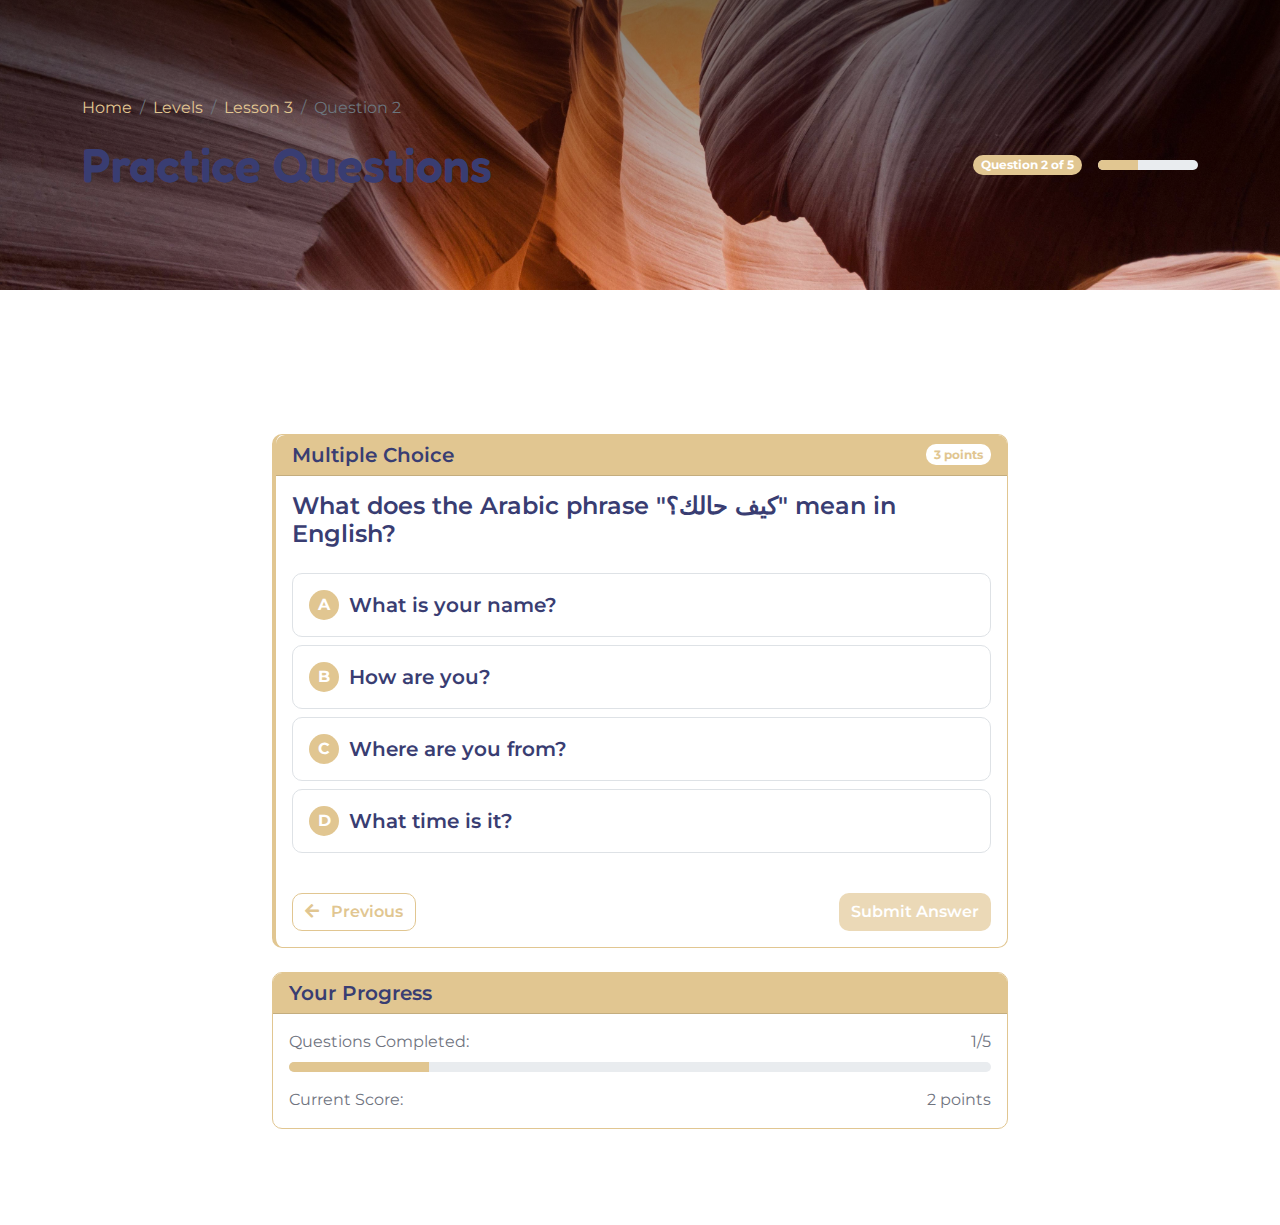
<file: multiple.html>
<!DOCTYPE html>
<html lang="en">

<head>
    <meta charset="utf-8">
    <title>Horof - Multiple Choice Question</title>
    <meta content="width=device-width, initial-scale=1.0" name="viewport">
    <meta content="" name="keywords">
    <meta content="" name="description">

    <!-- Google Web Fonts -->
    <link rel="preconnect" href="https://fonts.googleapis.com">
    <link rel="preconnect" href="https://fonts.gstatic.com" crossorigin>
    <link href="https://fonts.googleapis.com/css2?family=Fredoka:wght@600;700&family=Montserrat:wght@200;400;600&display=swap" rel="stylesheet"> 

    <!-- Icon Font Stylesheet -->
    <link rel="stylesheet" href="https://use.fontawesome.com/releases/v5.15.4/css/all.css"/>
    <link href="https://cdn.jsdelivr.net/npm/bootstrap-icons@1.4.1/font/bootstrap-icons.css" rel="stylesheet">

    <!-- Libraries Stylesheet -->
    <link href="lib/animate/animate.min.css" rel="stylesheet">
    <link href="lib/lightbox/css/lightbox.min.css" rel="stylesheet">
    <link href="lib/owlcarousel/assets/owl.carousel.min.css" rel="stylesheet">

    <!-- Customized Bootstrap Stylesheet -->
    <link href="css/bootstrap.min.css" rel="stylesheet">

    <!-- Template Stylesheet -->
    <link href="css/style.css" rel="stylesheet">    <style>
        .question-card {
            border-left: 4px solid var(--bs-primary);
            transition: all 0.3s;
        }
        .answer-option {
            cursor: pointer;
            transition: all 0.2s;
            position: relative;
        }
        .answer-option:hover {
            transform: translateY(-3px);
            box-shadow: 0 5px 15px rgba(0, 0, 0, 0.1);
        }
        .answer-option.selected {
            background-color: rgba(13, 110, 253, 0.1);
            border-color: var(--bs-primary);
        }
        .answer-option.selected::before {
            content: "";
            position: absolute;
            left: -4px;
            top: 0;
            bottom: 0;
            width: 4px;
            background-color: var(--bs-primary);
        }
        .answer-option.correct {
            background-color: rgba(25, 135, 84, 0.1);
            border-color: var(--bs-success);
        }
        .answer-option.incorrect {
            background-color: rgba(220, 53, 69, 0.1);
            border-color: var(--bs-danger);
        }
        .feedback-correct {
            border-left: 4px solid var(--bs-success);
        }
        .feedback-incorrect {
            border-left: 4px solid var(--bs-danger);
        }
        .option-letter {
            width: 30px;
            height: 30px;
            display: inline-flex;
            align-items: center;
            justify-content: center;
            border-radius: 50%;
            background-color: var(--bs-primary);
            color: white;
            margin-right: 10px;
            font-weight: bold;
        }
    </style>
</head>

<body>
    <!-- Spinner and Navbar (same as previous pages) -->

    <!-- Question Header -->
    <div class="container-fluid py-5 mb-5 page-header bg-light wow fadeIn" data-wow-delay="0.1s">
        <div class="container py-5">
            <div class="row">
                <div class="col-12">
                    <nav aria-label="breadcrumb">
                        <ol class="breadcrumb mb-0">
                            <li class="breadcrumb-item"><a href="index.html">Home</a></li>
                            <li class="breadcrumb-item"><a href="levels.html">Levels</a></li>
                            <li class="breadcrumb-item"><a href="lesson.html">Lesson 3</a></li>
                            <li class="breadcrumb-item active" aria-current="page">Question 2</li>
                        </ol>
                    </nav>
                    <div class="d-flex align-items-center justify-content-between mt-3">
                        <h1 class="display-5 text-dark mb-0 animated slideInDown">Practice Questions</h1>
                        <div class="d-flex align-items-center">
                            <span class="badge bg-primary rounded-pill me-3">Question 2 of 5</span>
                            <div class="progress" style="width: 100px; height: 10px;">
                                <div class="progress-bar bg-primary" role="progressbar" style="width: 40%;"></div>
                            </div>
                        </div>
                    </div>
                </div>
            </div>
        </div>
    </div>

    <!-- Question Content -->
    <div class="container-fluid py-5">
        <div class="container py-5">
            <div class="row justify-content-center">
                <div class="col-lg-8 wow fadeIn" data-wow-delay="0.3s">
                    <!-- Question Card -->
                    <div class="question-card card border-primary mb-4">
                        <div class="card-header bg-primary text-white d-flex justify-content-between align-items-center">
                            <h5 class="mb-0">Multiple Choice</h5>
                            <span class="badge bg-white text-primary">3 points</span>
                        </div>
                        <div class="card-body">
                            <h4 class="mb-4">What does the Arabic phrase "كيف حالك؟" mean in English?</h4>
                            
                            <!-- Answer Options -->
                            <div class="mb-4">
                                <div class="answer-option card p-3 mb-2 border" onclick="selectOption(this, 'A')">
                                    <div class="d-flex align-items-center">
                                        <span class="option-letter">A</span>
                                        <h5 class="mb-0">What is your name?</h5>
                                    </div>
                                </div>
                                <div class="answer-option card p-3 mb-2 border" onclick="selectOption(this, 'B')">
                                    <div class="d-flex align-items-center">
                                        <span class="option-letter">B</span>
                                        <h5 class="mb-0">How are you?</h5>
                                    </div>
                                </div>
                                <div class="answer-option card p-3 mb-2 border" onclick="selectOption(this, 'C')">
                                    <div class="d-flex align-items-center">
                                        <span class="option-letter">C</span>
                                        <h5 class="mb-0">Where are you from?</h5>
                                    </div>
                                </div>
                                <div class="answer-option card p-3 border" onclick="selectOption(this, 'D')">
                                    <div class="d-flex align-items-center">
                                        <span class="option-letter">D</span>
                                        <h5 class="mb-0">What time is it?</h5>
                                    </div>
                                </div>
                            </div>
                            
                            <!-- Feedback (initially hidden) -->
                            <div id="feedback" class="d-none">
                                <div class="alert feedback-correct alert-success d-flex align-items-center">
                                    <i class="fas fa-check-circle fa-2x me-3"></i>
                                    <div>
                                        <h5 class="alert-heading">Correct Answer!</h5>
                                        <p class="mb-0">"كيف حالك؟" translates to "How are you?" in English. The correct option is B.</p>
                                    </div>
                                </div>
                                <div class="alert feedback-incorrect alert-danger d-flex align-items-center">
                                    <i class="fas fa-times-circle fa-2x me-3"></i>
                                    <div>
                                        <h5 class="alert-heading">Incorrect Answer</h5>
                                        <p class="mb-0">The correct answer is B. "كيف حالك؟" means "How are you?" in English.</p>
                                    </div>
                                </div>
                            </div>
                            
                            <!-- Navigation Buttons -->
                            <div class="d-flex justify-content-between pt-3">
                                <button class="btn btn-outline-primary" onclick="previousQuestion()">
                                    <i class="fas fa-arrow-left me-2"></i> Previous
                                </button>
                                <button id="submitBtn" class="btn btn-primary" onclick="submitAnswer()" disabled>
                                    Submit Answer
                                </button>
                                <button id="nextBtn" class="btn btn-primary d-none" onclick="nextQuestion()">
                                    Next Question <i class="fas fa-arrow-right ms-2"></i>
                                </button>
                            </div>
                        </div>
                    </div>
                    
                    <!-- Lesson Progress -->
                    <div class="card border-primary">
                        <div class="card-header bg-primary text-white">
                            <h5 class="mb-0">Your Progress</h5>
                        </div>
                        <div class="card-body">
                            <div class="d-flex justify-content-between mb-2">
                                <span>Questions Completed:</span>
                                <span>1/5</span>
                            </div>
                            <div class="progress mb-3" style="height: 10px;">
                                <div class="progress-bar bg-primary" role="progressbar" style="width: 20%;"></div>
                            </div>
                            <div class="d-flex justify-content-between">
                                <span>Current Score:</span>
                                <span>2 points</span>
                            </div>
                        </div>
                    </div>
                </div>
            </div>
        </div>
    </div>

    <!-- Footer (same as previous pages) -->

    <script>
        let selectedOption = null;
        const correctAnswer = 'B'; // The correct option for this question
        
        function selectOption(element, option) {
            // Remove selection from all options
            document.querySelectorAll('.answer-option').forEach(opt => {
                opt.classList.remove('selected');
            });
            
            // Select clicked option
            element.classList.add('selected');
            selectedOption = option;
            
            // Enable submit button
            document.getElementById('submitBtn').disabled = false;
        }
        
        function submitAnswer() {
            if (!selectedOption) return;
            
            // Disable all options
            document.querySelectorAll('.answer-option').forEach(opt => {
                opt.onclick = null;
                opt.style.cursor = 'default';
            });
            
            // Show feedback
            const feedback = document.getElementById('feedback');
            feedback.classList.remove('d-none');
            
            if (selectedOption === correctAnswer) {
                // Highlight correct answer
                document.querySelector(`.answer-option[onclick*="${correctAnswer}"]`).classList.add('correct');
                feedback.querySelector('.feedback-correct').classList.remove('d-none');
                feedback.querySelector('.feedback-incorrect').classList.add('d-none');
            } else {
                // Highlight incorrect and correct answers
                document.querySelector(`.answer-option[onclick*="${selectedOption}"]`).classList.add('incorrect');
                document.querySelector(`.answer-option[onclick*="${correctAnswer}"]`).classList.add('correct');
                feedback.querySelector('.feedback-correct').classList.add('d-none');
                feedback.querySelector('.feedback-incorrect').classList.remove('d-none');
            }
            
            // Switch buttons
            document.getElementById('submitBtn').classList.add('d-none');
            document.getElementById('nextBtn').classList.remove('d-none');
        }
        
        function previousQuestion() {
            // In a real implementation, this would load the previous question
            alert('Loading previous question...');
        }
        
        function nextQuestion() {
             window.location.href = "continue.html";
        }
    </script>
</body>
</html>
</file>
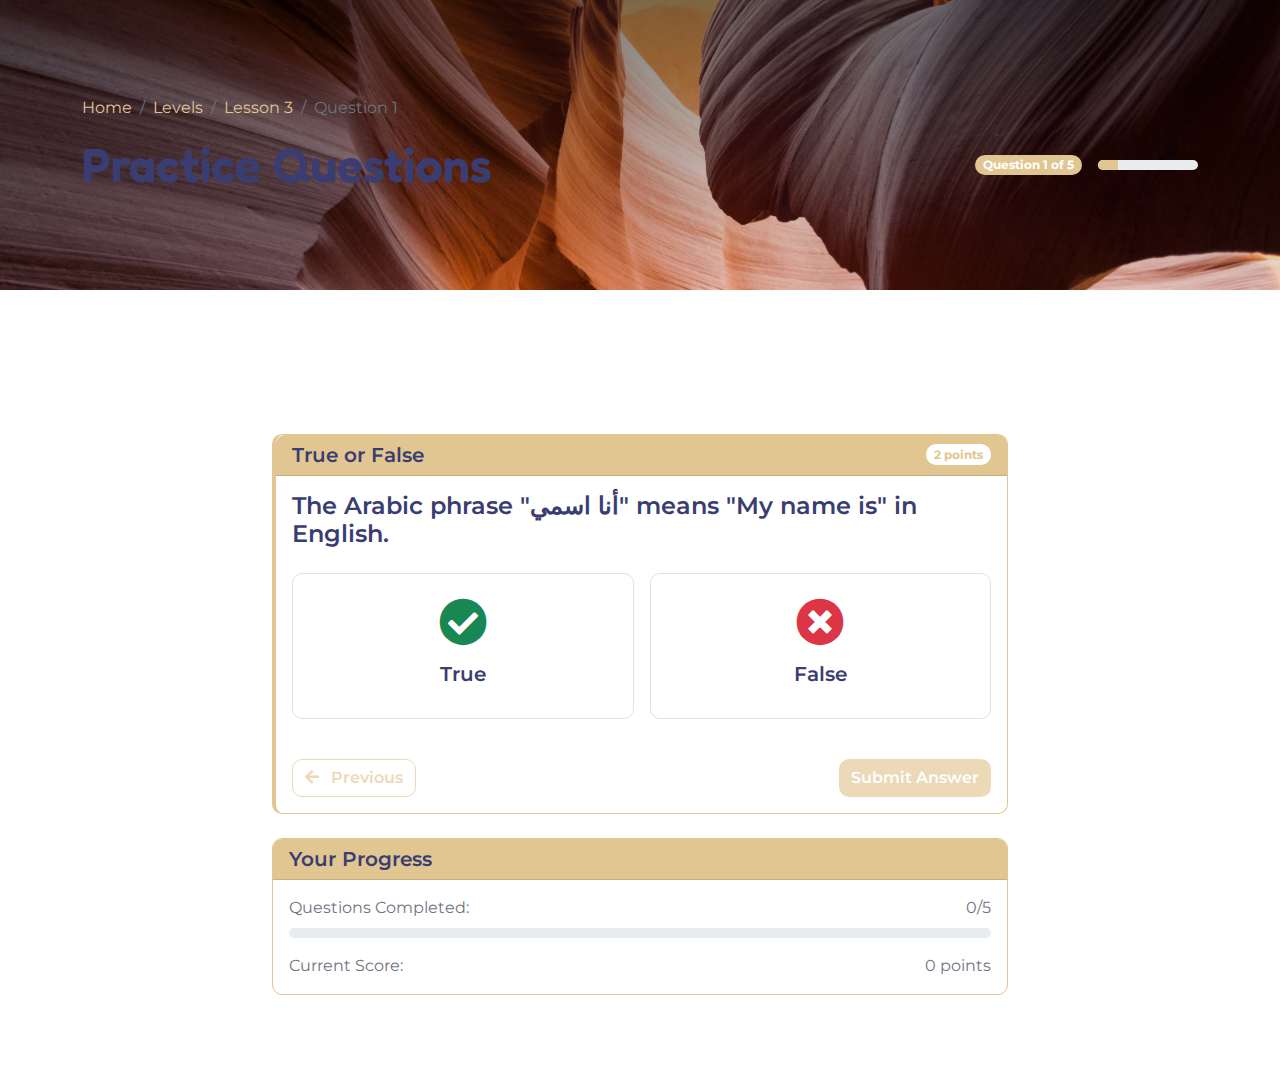
<file: trueOrFalse.html>
<!DOCTYPE html>
<html lang="en">

<head>
    <meta charset="utf-8">
    <title>Horof - Practice Question</title>
    <meta content="width=device-width, initial-scale=1.0" name="viewport">
    <meta content="" name="keywords">
    <meta content="" name="description">

    <!-- Google Web Fonts -->
    <link rel="preconnect" href="https://fonts.googleapis.com">
    <link rel="preconnect" href="https://fonts.gstatic.com" crossorigin>
    <link href="https://fonts.googleapis.com/css2?family=Fredoka:wght@600;700&family=Montserrat:wght@200;400;600&display=swap" rel="stylesheet"> 

    <!-- Icon Font Stylesheet -->
    <link rel="stylesheet" href="https://use.fontawesome.com/releases/v5.15.4/css/all.css"/>
    <link href="https://cdn.jsdelivr.net/npm/bootstrap-icons@1.4.1/font/bootstrap-icons.css" rel="stylesheet">

    <!-- Libraries Stylesheet -->
    <link href="lib/animate/animate.min.css" rel="stylesheet">
    <link href="lib/lightbox/css/lightbox.min.css" rel="stylesheet">
    <link href="lib/owlcarousel/assets/owl.carousel.min.css" rel="stylesheet">

    <!-- Customized Bootstrap Stylesheet -->
    <link href="css/bootstrap.min.css" rel="stylesheet">

    <!-- Template Stylesheet -->
    <link href="css/style.css" rel="stylesheet">

    <style>
        .question-card {
            border-left: 4px solid var(--bs-primary);
            transition: all 0.3s;
        }
        .answer-option {
            cursor: pointer;
            transition: all 0.2s;
        }
        .answer-option:hover {
            transform: translateY(-3px);
            box-shadow: 0 5px 15px rgba(0, 0, 0, 0.1);
        }
        .answer-option.selected {
            background-color: rgba(13, 110, 253, 0.1);
            border-color: var(--bs-primary);
        }
        .answer-option.correct {
            background-color: rgba(25, 135, 84, 0.1);
            border-color: var(--bs-success);
        }
        .answer-option.incorrect {
            background-color: rgba(220, 53, 69, 0.1);
            border-color: var(--bs-danger);
        }
        .feedback-correct {
            border-left: 4px solid var(--bs-success);
        }
        .feedback-incorrect {
            border-left: 4px solid var(--bs-danger);
        }
    </style>
</head>

<body>
    <!-- Spinner and Navbar (same as previous pages) -->

    <!-- Question Header -->
    <div class="container-fluid py-5 mb-5 page-header bg-light wow fadeIn" data-wow-delay="0.1s">
        <div class="container py-5">
            <div class="row">
                <div class="col-12">
                    <nav aria-label="breadcrumb">
                        <ol class="breadcrumb mb-0">
                            <li class="breadcrumb-item"><a href="index.html">Home</a></li>
                            <li class="breadcrumb-item"><a href="levels.html">Levels</a></li>
                            <li class="breadcrumb-item"><a href="lesson.html">Lesson 3</a></li>
                            <li class="breadcrumb-item active" aria-current="page">Question 1</li>
                        </ol>
                    </nav>
                    <div class="d-flex align-items-center justify-content-between mt-3">
                        <h1 class="display-5 text-dark mb-0 animated slideInDown">Practice Questions</h1>
                        <div class="d-flex align-items-center">
                            <span class="badge bg-primary rounded-pill me-3">Question 1 of 5</span>
                            <div class="progress" style="width: 100px; height: 10px;">
                                <div class="progress-bar bg-primary" role="progressbar" style="width: 20%;"></div>
                            </div>
                        </div>
                    </div>
                </div>
            </div>
        </div>
    </div>

    <!-- Question Content -->
    <div class="container-fluid py-5">
        <div class="container py-5">
            <div class="row justify-content-center">
                <div class="col-lg-8 wow fadeIn" data-wow-delay="0.3s">
                    <!-- Question Card -->
                    <div class="question-card card border-primary mb-4">
                        <div class="card-header bg-primary text-white d-flex justify-content-between align-items-center">
                            <h5 class="mb-0">True or False</h5>
                            <span class="badge bg-white text-primary">2 points</span>
                        </div>
                        <div class="card-body">
                            <h4 class="mb-4">The Arabic phrase "أنا اسمي" means "My name is" in English.</h4>
                            
                            <!-- Answer Options -->
                            <div class="row g-3 mb-4">
                                <div class="col-md-6">
                                    <div class="answer-option card p-4 text-center border" onclick="selectAnswer(this, true)">
                                        <i class="fas fa-check-circle fa-3x mb-3 text-success"></i>
                                        <h5>True</h5>
                                    </div>
                                </div>
                                <div class="col-md-6">
                                    <div class="answer-option card p-4 text-center border" onclick="selectAnswer(this, false)">
                                        <i class="fas fa-times-circle fa-3x mb-3 text-danger"></i>
                                        <h5>False</h5>
                                    </div>
                                </div>
                            </div>
                            
                            <!-- Feedback (initially hidden) -->
                            <div id="feedback" class="d-none">
                                <div class="alert feedback-correct alert-success d-flex align-items-center">
                                    <i class="fas fa-check-circle fa-2x me-3"></i>
                                    <div>
                                        <h5 class="alert-heading">Correct!</h5>
                                        <p class="mb-0">"أنا اسمي" does indeed mean "My name is" in English.</p>
                                    </div>
                                </div>
                                <div class="alert feedback-incorrect alert-danger d-flex align-items-center">
                                    <i class="fas fa-times-circle fa-2x me-3"></i>
                                    <div>
                                        <h5 class="alert-heading">Incorrect</h5>
                                        <p class="mb-0">The correct answer is True. "أنا اسمي" translates to "My name is".</p>
                                    </div>
                                </div>
                            </div>
                            
                            <!-- Navigation Buttons -->
                            <div class="d-flex justify-content-between pt-3">
                                <button class="btn btn-outline-primary" disabled>
                                    <i class="fas fa-arrow-left me-2"></i> Previous
                                </button>
                                <button id="submitBtn" class="btn btn-primary" onclick="submitAnswer()" disabled>
                                    Submit Answer
                                </button>
                                <button  id="nextBtn" class="btn btn-primary d-none" onclick="nextQuestion()">
                                    Next Question <i class="fas fa-arrow-right ms-2"></i>
                                </button>
                            </div>
                        </div>
                    </div>
                    
                    <!-- Lesson Progress -->
                    <div class="card border-primary">
                        <div class="card-header bg-primary text-white">
                            <h5 class="mb-0">Your Progress</h5>
                        </div>
                        <div class="card-body">
                            <div class="d-flex justify-content-between mb-2">
                                <span>Questions Completed:</span>
                                <span>0/5</span>
                            </div>
                            <div class="progress mb-3" style="height: 10px;">
                                <div class="progress-bar bg-primary" role="progressbar" style="width: 0%;"></div>
                            </div>
                            <div class="d-flex justify-content-between">
                                <span>Current Score:</span>
                                <span>0 points</span>
                            </div>
                        </div>
                    </div>
                </div>
            </div>
        </div>
    </div>

    <!-- Footer (same as previous pages) -->

    <script>
        let selectedAnswer = null;
        let isCorrect = false;
        
        function selectAnswer(element, correct) {
            // Remove selection from all options
            document.querySelectorAll('.answer-option').forEach(opt => {
                opt.classList.remove('selected');
            });
            
            // Select clicked option
            element.classList.add('selected');
            selectedAnswer = element;
            isCorrect = correct;
            
            // Enable submit button
            document.getElementById('submitBtn').disabled = false;
        }
        
        function submitAnswer() {
            if (!selectedAnswer) return;
            
            // Disable all options
            document.querySelectorAll('.answer-option').forEach(opt => {
                opt.onclick = null;
                opt.style.cursor = 'default';
            });
            
            // Show feedback
            const feedback = document.getElementById('feedback');
            feedback.classList.remove('d-none');
            
            if (isCorrect) {
                selectedAnswer.classList.add('correct');
                feedback.querySelector('.feedback-correct').classList.remove('d-none');
                feedback.querySelector('.feedback-incorrect').classList.add('d-none');
            } else {
                selectedAnswer.classList.add('incorrect');
                feedback.querySelector('.feedback-correct').classList.add('d-none');
                feedback.querySelector('.feedback-incorrect').classList.remove('d-none');
            }
            
            // Switch buttons
            document.getElementById('submitBtn').classList.add('d-none');
            document.getElementById('nextBtn').classList.remove('d-none');
        }
        
        function nextQuestion() {
            
         window.location.href = "multiple.html";
        }
    </script>
</body>
</html>
</file>
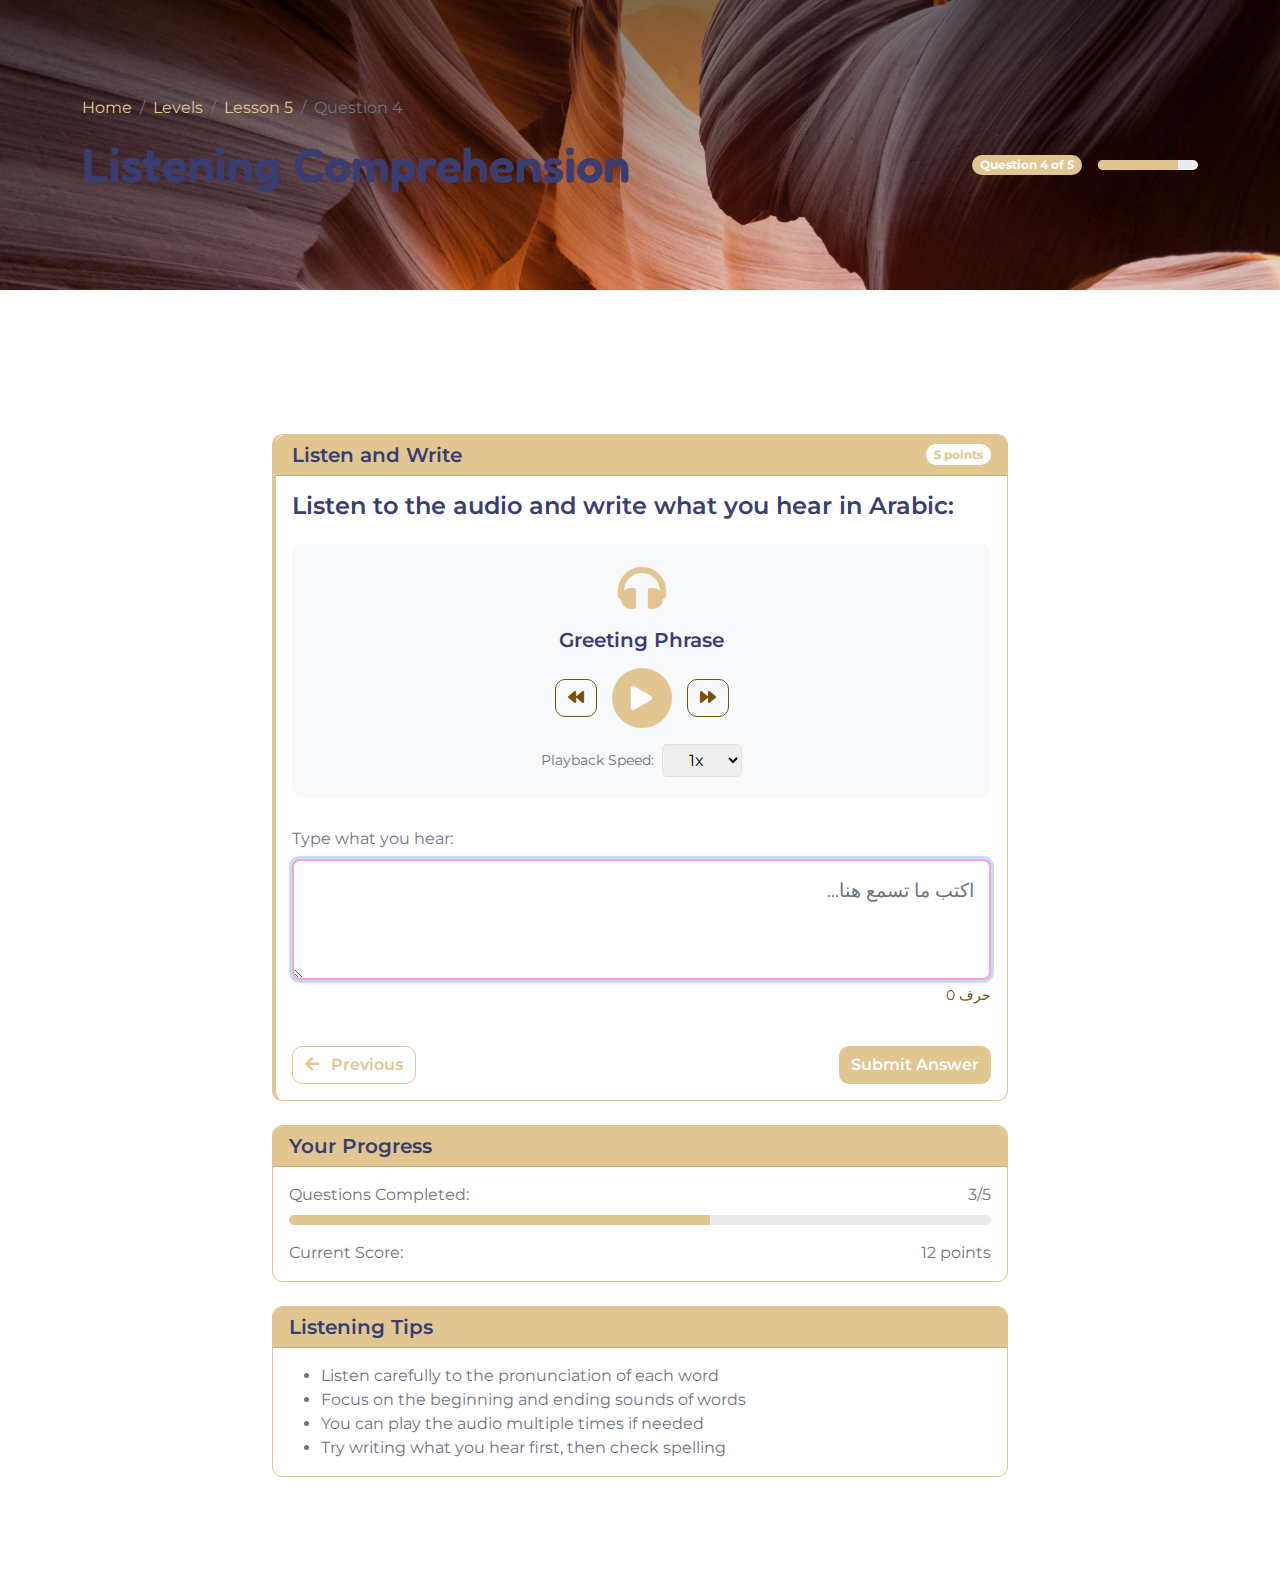
<file: voice.html>
<!DOCTYPE html>
<html lang="en">

<head>
    <meta charset="utf-8">
    <title>Horof - Listen and Write</title>
    <meta content="width=device-width, initial-scale=1.0" name="viewport">
    <meta content="" name="keywords">
    <meta content="" name="description">

    <!-- Google Web Fonts -->
    <link rel="preconnect" href="https://fonts.googleapis.com">
    <link rel="preconnect" href="https://fonts.gstatic.com" crossorigin>
    <link href="https://fonts.googleapis.com/css2?family=Fredoka:wght@600;700&family=Montserrat:wght@200;400;600&display=swap" rel="stylesheet"> 

    <!-- Icon Font Stylesheet -->
    <link rel="stylesheet" href="https://use.fontawesome.com/releases/v5.15.4/css/all.css"/>
    <link href="https://cdn.jsdelivr.net/npm/bootstrap-icons@1.4.1/font/bootstrap-icons.css" rel="stylesheet">

    <!-- Libraries Stylesheet -->
    <link href="lib/animate/animate.min.css" rel="stylesheet">
    <link href="lib/lightbox/css/lightbox.min.css" rel="stylesheet">
    <link href="lib/owlcarousel/assets/owl.carousel.min.css" rel="stylesheet">

    <!-- Customized Bootstrap Stylesheet -->
    <link href="css/bootstrap.min.css" rel="stylesheet">

    <!-- Template Stylesheet -->
    <link href="css/style.css" rel="stylesheet">
    <!-- All the same head content as previous pages -->
    <style>
        .question-card {
            border-left: 4px solid var(--bs-primary);
        }
        .audio-player {
            background-color: #f8f9fa;
            border-radius: 10px;
            padding: 20px;
            margin-bottom: 30px;
        }
        .audio-controls {
            display: flex;
            align-items: center;
            justify-content: center;
            gap: 15px;
            margin-top: 15px;
        }
        .play-btn {
            width: 60px;
            height: 60px;
            border-radius: 50%;
            background-color: var(--bs-primary);
            color: white;
            border: none;
            font-size: 24px;
            display: flex;
            align-items: center;
            justify-content: center;
            cursor: pointer;
            transition: all 0.3s;
        }
        .play-btn:hover {
            transform: scale(1.05);
            box-shadow: 0 5px 15px rgba(13, 110, 253, 0.3);
        }
        .play-btn.playing {
            background-color: var(--bs-danger);
        }
        .answer-box {
            border: 2px solid var(--bs-primary);
            border-radius: 8px;
            padding: 15px;
            min-height: 100px;
            font-size: 1.2rem;
            direction: rtl; /* For Arabic text */
        }
        .answer-box:focus {
            outline: none;
            box-shadow: 0 0 0 3px rgba(13, 110, 253, 0.25);
        }
        .playback-speed {
            width: 80px;
            text-align: center;
            border: 1px solid #dee2e6;
            border-radius: 5px;
            padding: 5px;
        }
        .feedback-correct {
            border-left: 4px solid var(--bs-success);
        }
        .feedback-incorrect {
            border-left: 4px solid var(--bs-danger);
        }
        .character-count {
            font-size: 0.9rem;
            color: var(--bs-secondary);
            text-align: right;
            margin-top: 5px;
        }
    </style>
</head>

<body>
    <!-- Spinner and Navbar (same as previous pages) -->

    <!-- Question Header -->
    <div class="container-fluid py-5 mb-5 page-header bg-light wow fadeIn" data-wow-delay="0.1s">
        <div class="container py-5">
            <div class="row">
                <div class="col-12">
                    <nav aria-label="breadcrumb">
                        <ol class="breadcrumb mb-0">
                            <li class="breadcrumb-item"><a href="index.html">Home</a></li>
                            <li class="breadcrumb-item"><a href="levels.html">Levels</a></li>
                            <li class="breadcrumb-item"><a href="lesson.html">Lesson 5</a></li>
                            <li class="breadcrumb-item active" aria-current="page">Question 4</li>
                        </ol>
                    </nav>
                    <div class="d-flex align-items-center justify-content-between mt-3">
                        <h1 class="display-5 text-dark mb-0 animated slideInDown">Listening Comprehension</h1>
                        <div class="d-flex align-items-center">
                            <span class="badge bg-primary rounded-pill me-3">Question 4 of 5</span>
                            <div class="progress" style="width: 100px; height: 10px;">
                                <div class="progress-bar bg-primary" role="progressbar" style="width: 80%;"></div>
                            </div>
                        </div>
                    </div>
                </div>
            </div>
        </div>
    </div>

    <!-- Question Content -->
    <div class="container-fluid py-5">
        <div class="container py-5">
            <div class="row justify-content-center">
                <div class="col-lg-8 wow fadeIn" data-wow-delay="0.3s">
                    <!-- Question Card -->
                    <div class="question-card card border-primary mb-4">
                        <div class="card-header bg-primary text-white d-flex justify-content-between align-items-center">
                            <h5 class="mb-0">Listen and Write</h5>
                            <span class="badge bg-white text-primary">5 points</span>
                        </div>
                        <div class="card-body">
                            <h4 class="mb-4">Listen to the audio and write what you hear in Arabic:</h4>
                            
                            <!-- Audio Player -->
                            <div class="audio-player text-center">
                                <i class="fas fa-headphones fa-3x text-primary mb-3"></i>
                                <h5 class="mb-3">Greeting Phrase</h5>
                                <div class="audio-controls">
                                    <button class="btn btn-outline-secondary" onclick="skipBack()">
                                        <i class="fas fa-backward"></i>
                                    </button>
                                    <button id="playBtn" class="play-btn" onclick="togglePlay()">
                                        <i class="fas fa-play"></i>
                                    </button>
                                    <button class="btn btn-outline-secondary" onclick="skipForward()">
                                        <i class="fas fa-forward"></i>
                                    </button>
                                </div>
                                <div class="d-flex justify-content-center align-items-center mt-3">
                                    <small class="me-2">Playback Speed:</small>
                                    <select class="playback-speed" onchange="changeSpeed(this.value)">
                                        <option value="0.5">0.5x</option>
                                        <option value="0.75">0.75x</option>
                                        <option value="1" selected>1x</option>
                                        <option value="1.25">1.25x</option>
                                        <option value="1.5">1.5x</option>
                                    </select>
                                </div>
                                <audio id="audioPlayer" src="audio/arabic-greeting.mp3"></audio>
                            </div>
                            
                            <!-- Answer Box -->
                            <div class="mb-4">
                                <label for="userAnswer" class="form-label">Type what you hear:</label>
                                <div class="position-relative">
                                    <textarea id="userAnswer" class="answer-box form-control" rows="3" 
                                              placeholder="اكتب ما تسمع هنا..." 
                                              oninput="updateCharacterCount()"></textarea>
                                    <div class="character-count">
                                        <span id="charCount">0</span> حرف
                                    </div>
                                </div>
                            </div>
                            
                            <!-- Feedback -->
                            <div id="feedback" class="d-none">
                                <div class="alert feedback-correct alert-success d-flex align-items-center">
                                    <i class="fas fa-check-circle fa-2x me-3"></i>
                                    <div>
                                        <h5 class="alert-heading">Perfect!</h5>
                                        <p class="mb-0">You correctly heard: "السلام عليكم ورحمة الله وبركاته"</p>
                                    </div>
                                </div>
                                <div class="alert feedback-incorrect alert-danger d-flex align-items-center">
                                    <i class="fas fa-times-circle fa-2x me-3"></i>
                                    <div>
                                        <h5 class="alert-heading">Almost There!</h5>
                                        <p class="mb-0">The correct phrase was: "السلام عليكم ورحمة الله وبركاته"</p>
                                        <p class="mb-0 mt-2">Your answer: <span id="userAnswerDisplay"></span></p>
                                    </div>
                                </div>
                            </div>
                            
                            <!-- Navigation Buttons -->
                            <div class="d-flex justify-content-between pt-3">
                                <button class="btn btn-outline-primary" onclick="previousQuestion()">
                                    <i class="fas fa-arrow-left me-2"></i> Previous
                                </button>
                                <button id="submitBtn" class="btn btn-primary" onclick="checkAnswer()">
                                    Submit Answer
                                </button>
                                <button id="nextBtn" class="btn btn-primary d-none" onclick="nextQuestion()">
                                    Next Question <i class="fas fa-arrow-right ms-2"></i>
                                </button>
                            </div>
                        </div>
                    </div>
                    
                    <!-- Progress Tracking -->
                    <div class="card border-primary">
                        <div class="card-header bg-primary text-white">
                            <h5 class="mb-0">Your Progress</h5>
                        </div>
                        <div class="card-body">
                            <div class="d-flex justify-content-between mb-2">
                                <span>Questions Completed:</span>
                                <span>3/5</span>
                            </div>
                            <div class="progress mb-3" style="height: 10px;">
                                <div class="progress-bar bg-primary" role="progressbar" style="width: 60%;"></div>
                            </div>
                            <div class="d-flex justify-content-between">
                                <span>Current Score:</span>
                                <span>12 points</span>
                            </div>
                        </div>
                    </div>
                    
                    <!-- Help Section -->
                    <div class="card border-primary mt-4">
                        <div class="card-header bg-primary text-white">
                            <h5 class="mb-0">Listening Tips</h5>
                        </div>
                        <div class="card-body">
                            <ul class="mb-0">
                                <li>Listen carefully to the pronunciation of each word</li>
                                <li>Focus on the beginning and ending sounds of words</li>
                                <li>You can play the audio multiple times if needed</li>
                                <li>Try writing what you hear first, then check spelling</li>
                            </ul>
                        </div>
                    </div>
                </div>
            </div>
        </div>
    </div>

    <!-- Footer (same as previous pages) -->

    <script>
        // Audio player functionality
        const audio = document.getElementById('audioPlayer');
        const playBtn = document.getElementById('playBtn');
        let isPlaying = false;
        
        function togglePlay() {
            if (isPlaying) {
                audio.pause();
                playBtn.innerHTML = '<i class="fas fa-play"></i>';
                playBtn.classList.remove('playing');
            } else {
                audio.play();
                playBtn.innerHTML = '<i class="fas fa-pause"></i>';
                playBtn.classList.add('playing');
            }
            isPlaying = !isPlaying;
        }
        
        function skipBack() {
            audio.currentTime = Math.max(0, audio.currentTime - 5);
        }
        
        function skipForward() {
            audio.currentTime = Math.min(audio.duration, audio.currentTime + 5);
        }
        
        function changeSpeed(speed) {
            audio.playbackRate = speed;
        }
        
        // Update character count
        function updateCharacterCount() {
            const answer = document.getElementById('userAnswer').value;
            document.getElementById('charCount').textContent = answer.length;
        }
        
        // Check answer
        function checkAnswer() {
            const userAnswer = document.getElementById('userAnswer').value.trim();
            const feedback = document.getElementById('feedback');
            const correctAnswer = "السلام عليكم ورحمة الله وبركاته";
            
            // Show feedback
            feedback.classList.remove('d-none');
            
            if (userAnswer === correctAnswer) {
                // Correct answer
                feedback.querySelector('.feedback-correct').classList.remove('d-none');
                feedback.querySelector('.feedback-incorrect').classList.add('d-none');
            } else {
                // Incorrect answer
                feedback.querySelector('.feedback-correct').classList.add('d-none');
                feedback.querySelector('.feedback-incorrect').classList.remove('d-none');
                document.getElementById('userAnswerDisplay').textContent = userAnswer || "[No answer provided]";
            }
            
            // Disable input and submit button
            document.getElementById('userAnswer').readOnly = true;
            document.getElementById('submitBtn').classList.add('d-none');
            document.getElementById('nextBtn').classList.remove('d-none');
            
            // Pause audio if playing
            if (isPlaying) {
                togglePlay();
            }
        }
        
        // Navigation functions
        function previousQuestion() {
            alert('Loading previous question...');
        }
        
        function nextQuestion() {
            window.location.href = "record.html";
        }
        
        // Audio ended event
        audio.addEventListener('ended', function() {
            playBtn.innerHTML = '<i class="fas fa-play"></i>';
            playBtn.classList.remove('playing');
            isPlaying = false;
        });
        
        // Auto-focus the answer box when page loads
        document.addEventListener('DOMContentLoaded', function() {
            document.getElementById('userAnswer').focus();
        });
    </script>
</body>
</html>
</file>
<file: css/style.css>
/*** Spinner Start ***/
#spinner {
    opacity: 0;
    visibility: hidden;
    transition: opacity .8s ease-out, visibility 0s linear .5s;
    z-index: 99999;
 }

 #spinner.show {
     transition: opacity .8s ease-out, visibility 0s linear .0s;
     visibility: visible;
     opacity: 1;
 }
/*** Spinner End ***/


/*** Common CSS Start ***/
.back-to-top {
    position: fixed;
    right: 30px;
    bottom: 30px;
    display: flex;
    width: 45px;
    height: 45px;
    align-items: center;
    justify-content: center;
    transition: 0.5s;
    z-index: 99;
}

h1,
h2,
h3,
.h1,
.h2,
.h3 {
    font-weight: 200;
    font-family: 'Montserrat', sans-serif;
}

h4,
h5,
h6,
.h4,
.h5,
.h6 {
    font-weight: 600;
    font-family: 'Montserrat', sans-serif;
}

.display-1,
.display-2,
.display-3,
.display-4,
.display-5,
.display-6 {
    font-weight: 700;
    font-family: 'Fredoka', sans-serif;
}

.display-4,
.display-5,
.display-6 {
    font-weight: 600;
}

.wow,
.animated {
    animation-duration: 2s !important;
}
/*** Common CSS End ***/


/*** Button Start ***/
.btn {
    font-weight: 600;
    transition: .5s;
}

.btn-square {
    width: 32px;
    height: 32px;
}

.btn-sm-square {
    width: 34px;
    height: 34px;
}

.btn-md-square {
    width: 44px;
    height: 44px;
}

.btn-lg-square {
    width: 56px;
    height: 56px;
}

.btn-square,
.btn-sm-square,
.btn-md-square,
.btn-lg-square {
    padding: 0;
    display: flex;
    align-items: center;
    justify-content: center;
    font-weight: normal;
}

.btn.btn-primary {
    border: 0;
    color: var(--bs-white);
}

.btn.btn-primary:hover {
    background: var(--bs-secondary);
    color: var(--bs-primary);
}

.btn-border-radius {
    border-radius: 25% 10%;
}

.img-border-radius {
    border-radius: 50% 20% / 10% 40%;
}

.title-border-radius {
    border-radius: 10% 30%;
}
/*** Button End ***/


/*** Topbar Start ***/
.topbar .top-info {
    font-size: medium;
    font-weight: 400;
    font-family: 'Montserrat', sans-serif;
    letter-spacing: 1px;
    display: flex;
    align-items: center;
}

.topbar .top-link {
    display: flex;
    align-items: center;
    justify-content: center;
}

.topbar .top-link a {
    margin-right: 10px;
}

.topbar .top-link a:hover {
    background: var(--bs-secondary) !important;
}

.topbar .top-link a:hover i {
    color: var(--bs-primary) !important;
}
/*** Topbar End ***/


/*** Navbar Start ***/
.navbar {
    border-bottom: 1px solid rgba(255, 255, 255, .1);
}

.navbar .navbar-nav .nav-link {
    padding: 10px 12px;
    font-size: 16px;
    font-weight: 600;
    transition: .5s;
}

.navbar .navbar-nav .nav-link:hover,
.navbar .navbar-nav .nav-link.active,
.fixed-top.bg-white .navbar .navbar-nav .nav-link:hover,
.fixed-top.bg-white .navbar .navbar-nav .nav-link.active {
    color: var(--bs-primary);
}

.navbar .dropdown-toggle::after {
    border: none;
    content: "\f107";
    font-family: "Font Awesome 5 Free";
    font-weight: 700;
    vertical-align: middle;
    margin-left: 8px;
}

@media (min-width: 1200px) {
    .navbar .nav-item .dropdown-menu {
        display: block;
        visibility: hidden;
        top: 100%;
        font-weight: 400;
        font-family: 'Fredoka', sans-serif;
        transform: rotateX(-75deg);
        transform-origin: 0% 0%;
        border: 0;
        transition: .5s;
        opacity: 0;
    }
}

.dropdown .dropdown-menu a:hover {
    background: var(--bs-secondary);
    color: var(--bs-primary);
}

.navbar .nav-item:hover .dropdown-menu {
    transform: rotateX(0deg);
    visibility: visible;
    background: var(--bs-light) !important;
    border-radius: 10px !important;
    transition: .5s;
    opacity: 1;
}

#searchModal .modal-content {
    background: rgba(255, 255, 255, .8);
}
/*** Navbar End ***/


/*** Hero Header ***/
.hero-header,
.page-header {
    background: linear-gradient(rgba(0, 0, 0, 0.5), rgba(0, 0, 0, 0.05)), url(../img/hero-img.jpg);
    background-position: center center;
    background-repeat: no-repeat;
    background-size: cover;
}
/*** Hero Header ***/


/*** About Start ***/
.video {
    position: relative;
    height: 100%;
    min-height: 400px;
    background: linear-gradient(rgba(255, 255, 255, 0.1), rgba(255, 255, 255, 0.1)), url(../img/about.jpg);
    background-position: center center;
    background-repeat: no-repeat;
    background-size: cover;
    border-radius: 10px;
}

.video .btn-play {
    position: absolute;
    z-index: 3;
    top: 50%;
    left: 50%;
    transform: translateX(-50%) translateY(-50%);
    box-sizing: content-box;
    display: block;
    width: 32px;
    height: 44px;
    border-radius: 50%;
    border: none;
    outline: none;
    padding: 18px 20px 18px 28px;
}

.video .btn-play:before {
    content: "";
    position: absolute;
    z-index: 0;
    left: 50%;
    top: 50%;
    transform: translateX(-50%) translateY(-50%);
    display: block;
    width: 100px;
    height: 100px;
    background: var(--bs-secondary);
    border-radius: 50%;
    animation: pulse-border 1500ms ease-out infinite;
}

.video .btn-play:after {
    content: "";
    position: absolute;
    z-index: 1;
    left: 50%;
    top: 50%;
    transform: translateX(-50%) translateY(-50%);
    display: block;
    width: 100px;
    height: 100px;
    background: var(--bs-primary);
    border-radius: 50%;
    transition: all 200ms;
}

.video .btn-play img {
    position: relative;
    z-index: 3;
    max-width: 100%;
    width: auto;
    height: auto;
}

.video .btn-play span {
    display: block;
    position: relative;
    z-index: 3;
    width: 0;
    height: 0;
    border-left: 32px solid var(--bs-white);
    border-top: 22px solid transparent;
    border-bottom: 22px solid transparent;
}

@keyframes pulse-border {
    0% {
        transform: translateX(-50%) translateY(-50%) translateZ(0) scale(1);
        opacity: 1;
    }

    100% {
        transform: translateX(-50%) translateY(-50%) translateZ(0) scale(1.5);
        opacity: 0;
    }
}

#videoModal {
    z-index: 99999;
}

#videoModal .modal-dialog {
    position: relative;
    max-width: 800px;
    margin: 60px auto 0 auto;
}

#videoModal .modal-body {
    position: relative;
    padding: 0px;
}

#videoModal .close {
    position: absolute;
    width: 30px;
    height: 30px;
    right: 0px;
    top: -30px;
    z-index: 999;
    font-size: 30px;
    font-weight: normal;
    color: #FFFFFF;
    background: #000000;
    opacity: 1;
}

.video.border {
    border-radius: 50% 20% / 10% 40%;
}

.about {
    background: linear-gradient(rgba(255, 255, 255, 0.8), rgba(255, 255, 255, 0.8)), url(../img/background.jpg);
    background-position: center center;
    background-repeat: no-repeat;
    background-size: cover;
}
/*** About End ***/


/*** service Start ***/
.service {
    background: linear-gradient(to bottom, #f7f1e3, #fbf6ef);
}

.service .service-item {
    box-shadow: 0 0 45px rgba(0, 0, 0, .1);
    width: 100%;
    height: 100%;
    border-radius: 50% 20% / 10% 40%;
    transition: 0.5s;
    position: relative;
}

.service-content::after {
    position: absolute;
    content: "";
    width: 0;
    height: 100%;
    top: 0;
    left: 0;
    right: auto;
    background: transparent;
    border-radius: 50% 20% / 10% 40%;
    transition: .5s;
}

.service-item:hover {
    border: 1px solid var(--bs-secondary) !important;
}

.service-item:hover .service-content::after {
    background: var(--bs-secondary);
    width: 100%;
    opacity: 1;
    z-index: 1;
}

.service-item .service-content .service-content-inner {
    position: relative;
    z-index: 2;
}

.service-item .service-content-inner i,
.service-item .service-content-inner p,
.service-item .service-content-inner a.h4 {
    transition: 0.5s;
}

.service-item:hover .service-content-inner i,
.service-item:hover .service-content-inner p {
    color: var(--bs-white) !important;
}
.service-item:hover .service-content-inner a.h4 {
    color: var(--bs-primary);
}

.service-item:hover .service-content-inner a.btn-primary {
    background: var(--bs-white) !important;
    color: var(--bs-primary) !important;
}

.service-item .service-content-inner a.btn-primary:hover {
    background: var(--bs-primary) !important;
    color: var(--bs-white) !important;
}
/*** Service End ***/


/*** Programs Start ***/
.program {
    background: linear-gradient(to bottom, #fbf6ef, #ffffff);
}

.program .program-item .program-img .program-rate {
    position: absolute;
    width: 100px; 
    top: -20px; 
    left: 50%; 
    margin-left: -50px; 
    border-radius: 10% / 50%;
}

.program .program-item .program-text {
    padding-top: 150px; 
    margin-top: -125px;
}

.program .program-item .program-img img,
.program .program-item .program-teacher img,
.program .program-item:hover .program-text-inner a.h4 {
    transition: 0.5s;
}

.program .program-item:hover .program-img img,
.program .program-item:hover .program-teacher img {
    transform: scale(1.2);
}

.program .program-item:hover .program-text-inner a.h4 {
    color: var(--bs-primary) !important;
}
/*** Programs End ***/


/*** Events Start ***/
.events .events-item {
    width: 100%;
    height: 100%;
    border-radius: 30%;
    position: relative;
}

.events .events-item .events-inner .events-rate {
    position: absolute;
    width: 120px; 
    top: -20px; 
    left: 50%; 
    margin-left: -60px; 
    border-radius: 10% / 50%;
}

.events .events-item .events-inner .events-img .event-overlay {
    position: absolute;
    top: 50%; 
    left: 50%;
    transform: translate(-50%, -50%);
    transition: 0.5s;
    z-index: 1;
    opacity: 0;
}

.events .events-item .events-inner .events-img:hover .event-overlay {
    opacity: 1;
}

.events .events-item .events-img::after {
    position: absolute;
    content: "";
    width: 100%;
    height: 0;
    top: 0;
    left: 0;
    bottom: auto;
    background: rgba(77, 101, 249, .7);
    border-radius: 10px;
    transition: 0.5s;
}

.events .events-item:hover .events-img::after {
    height: 100%;
    opacity: 1;
}

.events .events-item .events-text a.h4,
.events .events-item .events-img img {
    transition: 0.5s;
}

.events .events-item:hover .events-text a.h4 {
    color: var(--bs-primary) !important;
}

.events .events-item:hover .events-img img {
    transform: scale(1.3);
}
/*** Events End ***/


/*** Blog Start ***/
.blog .blog-item .blog-img::after {
    position: absolute;
    content: "";
    width: 100%;
    height: 0;
    top: 0;
    left: 0;
    bottom: auto;
    background: rgba(77, 101, 249, .7);
    border-radius: 10px 10px 0 0;
    transition: 0.5s;
}

.blog .blog-item:hover .blog-img::after {
    height: 100%;
    opacity: 1;
}

.blog .blog-item .blog-date-comments {
    padding-top: 150px !important; 
    margin-top: -125px;
}

.blog .blog-item .blog-img img,
.blog .blog-item .blog-content img,
.blog .blog-item .blog-text-inner a.h4 {
    transition: 0.5s;
}

.blog .blog-item:hover .blog-img img {
    transform: scale(1.3);
}

.blog .blog-item:hover .blog-content img {
    transform: scale(1.3);
}

.blog .blog-item:hover .blog-text-inner a.h4 {
    color: var(--bs-primary);
}
/*** Blog End ***/



/*** Team Start ***/
.team .team-item {
    position: relative;
    width: 100%;
    height: 100%;
}

.team .team-item .team-icon {
    position: absolute;
    bottom: 120px;
    left: 50%;
    transform: translateX(-50%);
}

.team .team-item .team-icon a.share-link {
    opacity: 0;
    transition: 0.5s;
}

.team .team-item:hover .team-icon a.share-link {
    opacity: 1;
}

.team .team-item .team-content,
.team .team-item .team-content h4,
.team .team-item .team-content p {
    transition: 0.5s;
}

.team .team-item:hover .team-content {
    background: var(--bs-primary) !important;
    border-radius: 0 0 10px 10px;
}

.team .team-item:hover .team-content h4 {
    color: var(--bs-white) !important;
}

.team .team-item:hover .team-content p {
    color: var(--bs-dark) !important;
}
/*** Team end ***/


/*** testimonial Start ***/
.testimonial .testimonial-carousel {
    position: relative;
    
}

.testimonial .testimonial-carousel .owl-dots {
    margin-top: 30px;
    display: flex;
    align-items: center;
    justify-content: center;
}

.testimonial .testimonial-carousel .owl-dot {
    position: relative;
    display: inline-block;
    margin: 0 5px;
    width: 15px;
    height: 15px;
    background: var(--bs-primary);
    border-radius: 10px;
    transition: 0.5s;
}

.testimonial .testimonial-carousel .owl-dot.active {
    width: 30px;
    background: var(--bs-secondary);
}
/*** testimonial End ***/


/*** Footer Start ***/
.footer {
    background: linear-gradient(rgba(255, 255, 255, 0.4), rgba(255, 255, 255, 0.4)), url(../img/background.jpg);
    background-position: top center;
    background-repeat: no-repeat;
    background-size: cover;
}

.footer .footer-galary-img img {
    width: 100%;
    border-style: dotted; 
    border-color: var(--bs-primary);
    transition: 0.5s;
}

.footer .footer-galary-img img:hover {
    transform: scale(1.2);
}

.footer-item a.text-body:hover {
    color: var(--bs-secondary) !important;
}
/*** Footer End ***/
</file>
